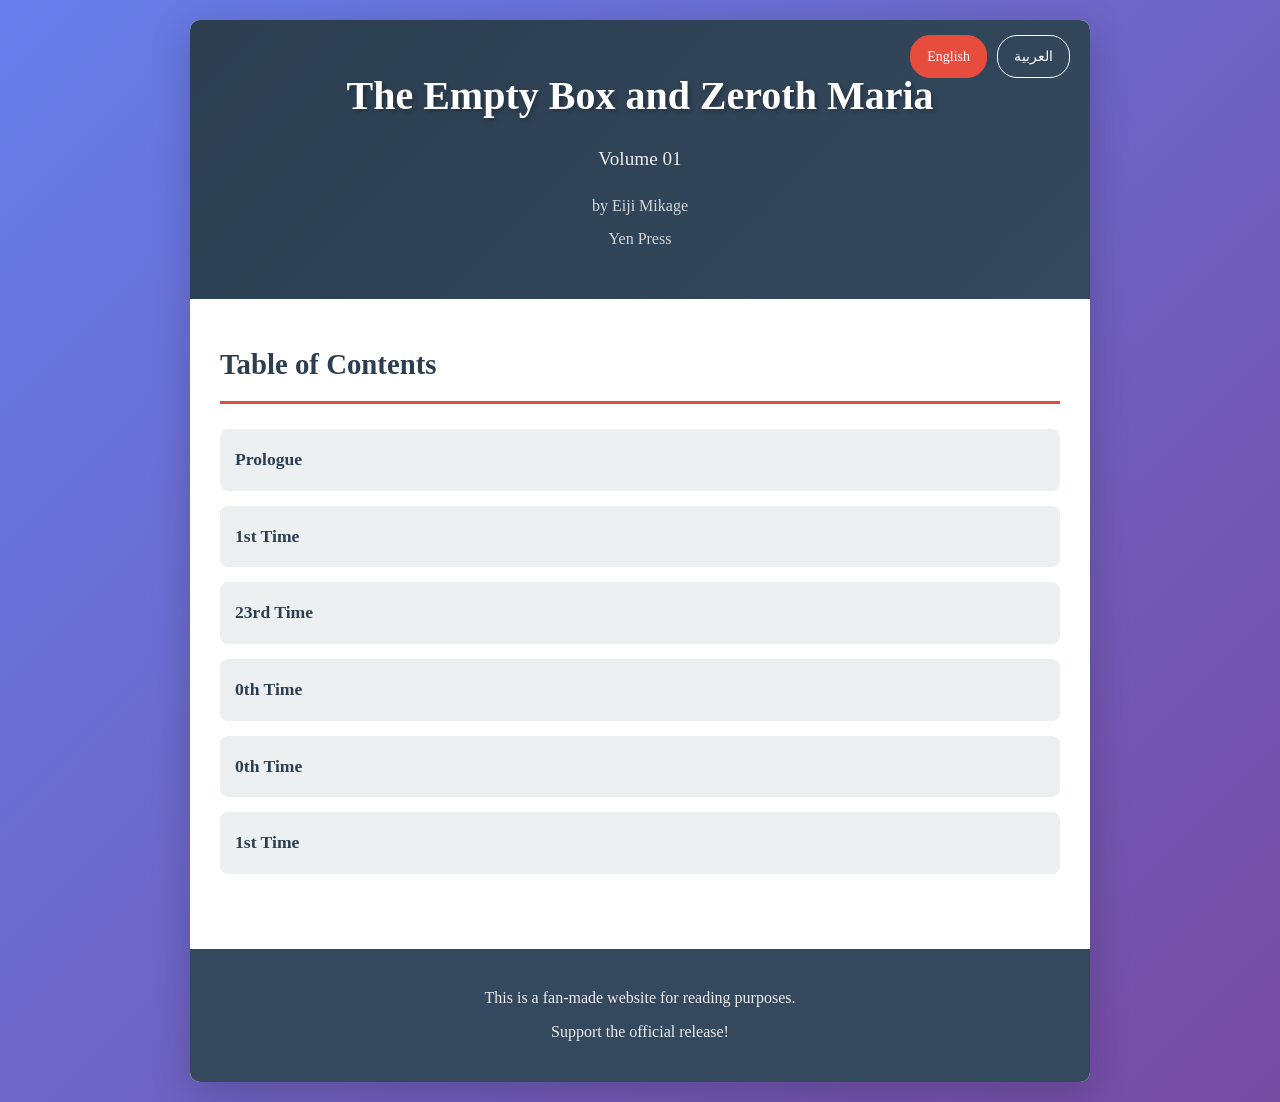
<file: index.html>
<!DOCTYPE html>
<html lang="en">
<head>
    <meta charset="UTF-8">
    <meta name="viewport" content="width=device-width, initial-scale=1.0">
    <title>The Empty Box and Zeroth Maria - Volume 01</title>
    <link rel="stylesheet" href="styles.css">
</head>
<body>
    <div class="container">
        <header class="book-header">
            <div class="language-switcher">
                <a href="index.html" class="active">English</a>
                <a href="index_ar.html">العربية</a>
            </div>
            <h1 class="book-title">The Empty Box and Zeroth Maria</h1>
            <p class="book-subtitle">Volume 01</p>
            <p class="book-author">by Eiji Mikage</p>
            <p class="book-publisher">Yen Press</p>
        </header>
        
        <nav class="chapter-nav">
            <h2>Table of Contents</h2>
            <ul class="chapter-list">
                <li><a href="chapter_1.html">Prologue</a></li>
                <li><a href="chapter_2.html">1st Time</a></li>
                <li><a href="chapter_3.html">23rd Time</a></li>
                <li><a href="chapter_4.html">0th Time</a></li>
                <li><a href="chapter_5.html">0th Time</a></li>
                <li><a href="chapter_6.html">1st Time</a></li>
            </ul>
        </nav>
        
        <footer class="site-footer">
            <p>This is a fan-made website for reading purposes.</p>
            <p>Support the official release!</p>
        </footer>
    </div>
</body>
</html>
</file>
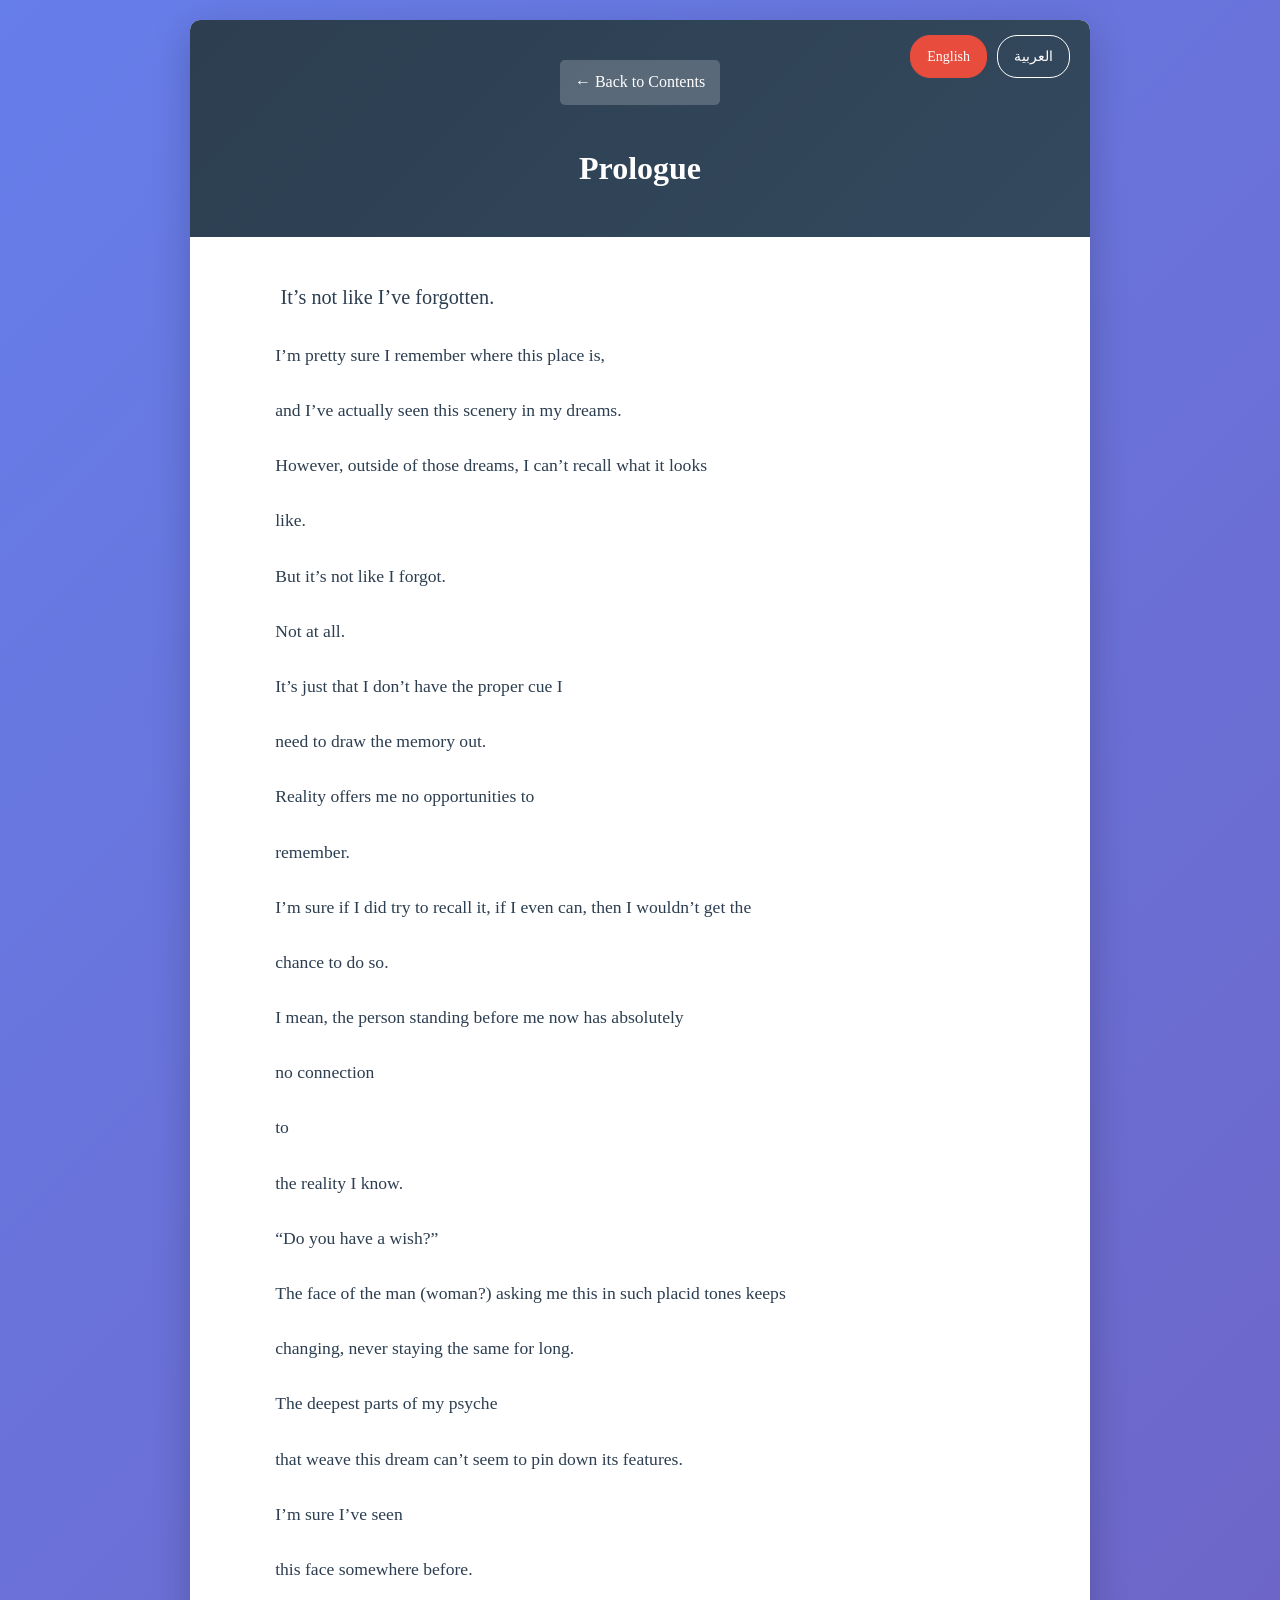
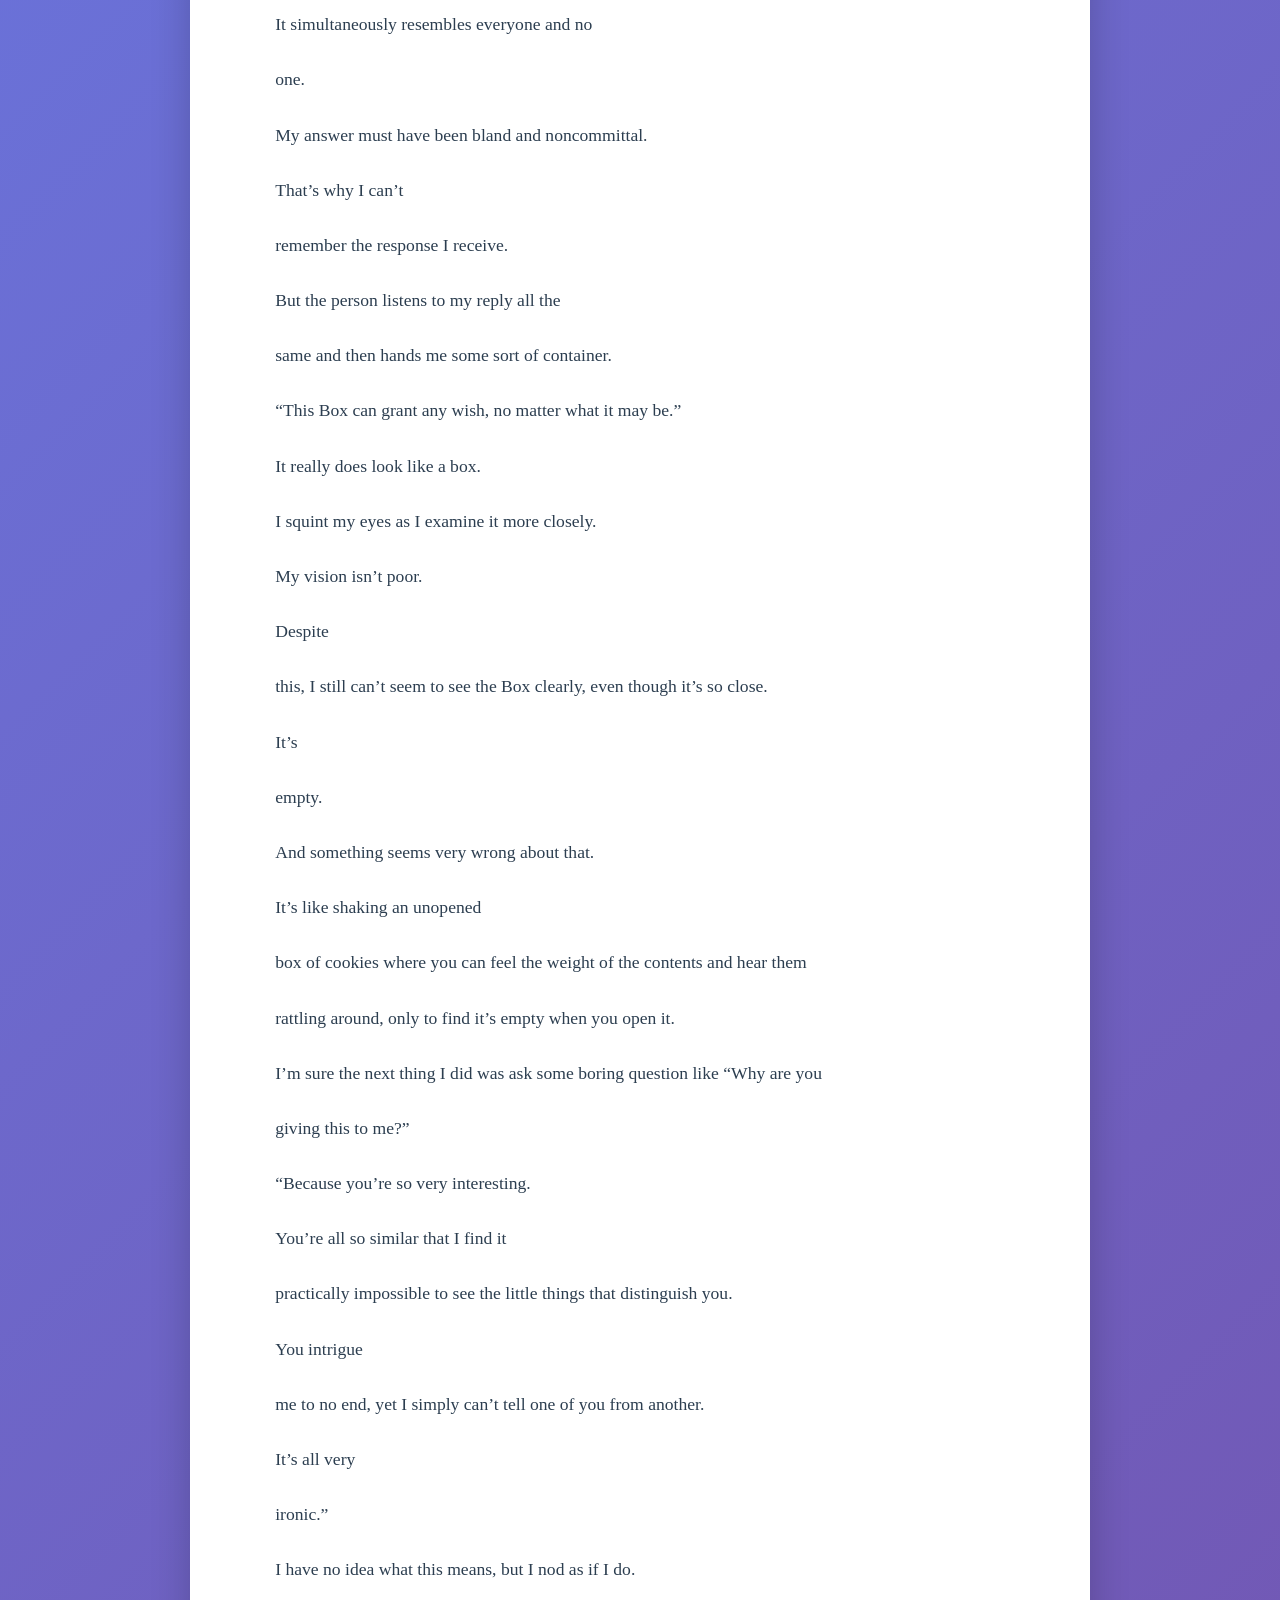
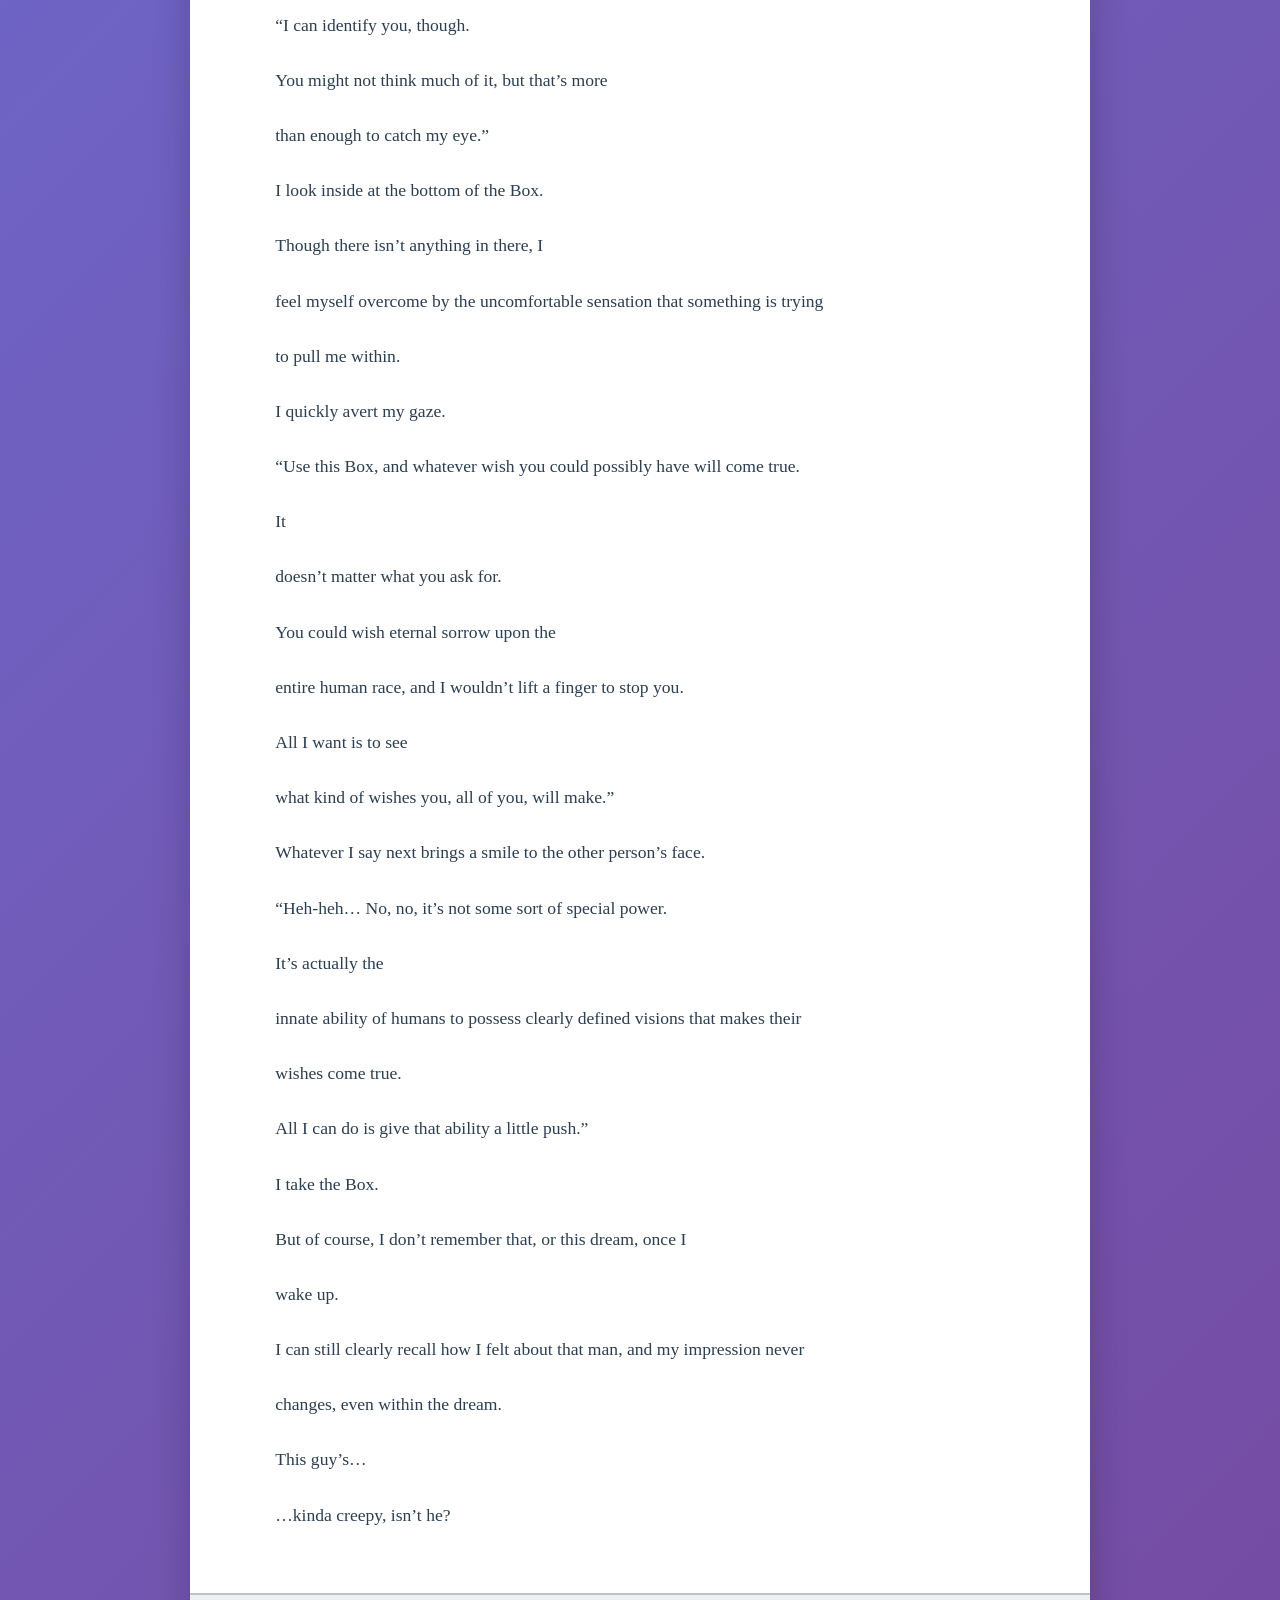
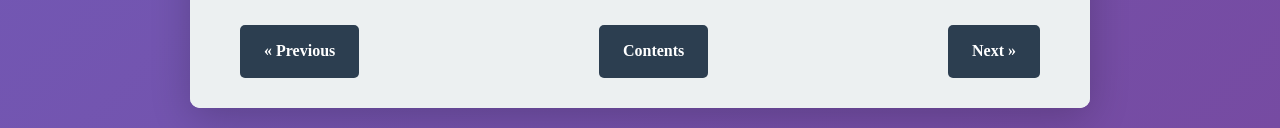
<file: chapter_1.html>
<!DOCTYPE html>
<html lang="en">
<head>
    <meta charset="UTF-8">
    <meta name="viewport" content="width=device-width, initial-scale=1.0">
    <title>Prologue - The Empty Box and Zeroth Maria</title>
    <link rel="stylesheet" href="styles.css">
</head>
<body>
    <div class="container">
        <header class="chapter-header">
            <div class="language-switcher">
                <a href="chapter_1.html" class="active">English</a>
                <a href="chapter_1_ar.html">العربية</a>
            </div>
            <a href="index.html" class="back-link">← Back to Contents</a>
            <h1 class="chapter-title">Prologue</h1>
        </header>
        
        <main class="chapter-content">
            <p>It’s not like I’ve forgotten.</p>
            <p>I’m pretty sure I remember where this place is,</p>
            <p>and I’ve actually seen this scenery in my dreams.</p>
            <p>However, outside of those dreams, I can’t recall what it looks</p>
            <p>like.</p>
            <p>But it’s not like I forgot.</p>
            <p>Not at all.</p>
            <p>It’s just that I don’t have the proper cue I</p>
            <p>need to draw the memory out.</p>
            <p>Reality offers me no opportunities to</p>
            <p>remember.</p>
            <p>I’m sure if I did try to recall it, if I even can, then I wouldn’t get the</p>
            <p>chance to do so.</p>
            <p>I mean, the person standing before me now has absolutely</p>
            <p>no connection</p>
            <p>to</p>
            <p>the reality I know.</p>
            <p>“Do you have a wish?”</p>
            <p>The face of the man (woman?) asking me this in such placid tones keeps</p>
            <p>changing, never staying the same for long.</p>
            <p>The deepest parts of my psyche</p>
            <p>that weave this dream can’t seem to pin down its features.</p>
            <p>I’m sure I’ve seen</p>
            <p>this face somewhere before.</p>
            <p>It simultaneously resembles everyone and no</p>
            <p>one.</p>
            <p>My answer must have been bland and noncommittal.</p>
            <p>That’s why I can’t</p>
            <p>remember the response I receive.</p>
            <p>But the person listens to my reply all the</p>
            <p>same and then hands me some sort of container.</p>
            <p>“This Box can grant any wish, no matter what it may be.”</p>
            <p>It really does look like a box.</p>
            <p>I squint my eyes as I examine it more closely.</p>
            <p>My vision isn’t poor.</p>
            <p>Despite</p>
            <p>this, I still can’t seem to see the Box clearly, even though it’s so close.</p>
            <p>It’s</p>
            <p>empty.</p>
            <p>And something seems very wrong about that.</p>
            <p>It’s like shaking an unopened</p>
            <p>box of cookies where you can feel the weight of the contents and hear them</p>
            <p>rattling around, only to find it’s empty when you open it.</p>
            <p>I’m sure the next thing I did was ask some boring question like “Why are you</p>
            <p>giving this to me?”</p>
            <p>“Because you’re so very interesting.</p>
            <p>You’re all so similar that I find it</p>
            <p>practically impossible to see the little things that distinguish you.</p>
            <p>You intrigue</p>
            <p>me to no end, yet I simply can’t tell one of you from another.</p>
            <p>It’s all very</p>
            <p>ironic.”</p>
            <p>I have no idea what this means, but I nod as if I do.</p>
            <p>“I can identify you, though.</p>
            <p>You might not think much of it, but that’s more</p>
            <p>than enough to catch my eye.”</p>
            <p>I look inside at the bottom of the Box.</p>
            <p>Though there isn’t anything in there, I</p>
            <p>feel myself overcome by the uncomfortable sensation that something is trying</p>
            <p>to pull me within.</p>
            <p>I quickly avert my gaze.</p>
            <p>“Use this Box, and whatever wish you could possibly have will come true.</p>
            <p>It</p>
            <p>doesn’t matter what you ask for.</p>
            <p>You could wish eternal sorrow upon the</p>
            <p>entire human race, and I wouldn’t lift a finger to stop you.</p>
            <p>All I want is to see</p>
            <p>what kind of wishes you, all of you, will make.”</p>
            <p>Whatever I say next brings a smile to the other person’s face.</p>
            <p>“Heh-heh… No, no, it’s not some sort of special power.</p>
            <p>It’s actually the</p>
            <p>innate ability of humans to possess clearly defined visions that makes their</p>
            <p>wishes come true.</p>
            <p>All I can do is give that ability a little push.”</p>
            <p>I take the Box.</p>
            <p>But of course, I don’t remember that, or this dream, once I</p>
            <p>wake up.</p>
            <p>I can still clearly recall how I felt about that man, and my impression never</p>
            <p>changes, even within the dream.</p>
            <p>This guy’s…</p>
            <p>…kinda creepy, isn’t he?</p>
        </main>
        
        <nav class="chapter-navigation">
            <a href="index.html" class="nav-button">« Previous</a>
            <a href="index.html" class="nav-button">Contents</a>
            <a href="chapter_2.html" class="nav-button">Next »</a>
        </nav>
    </div>
</body>
</html>
</file>
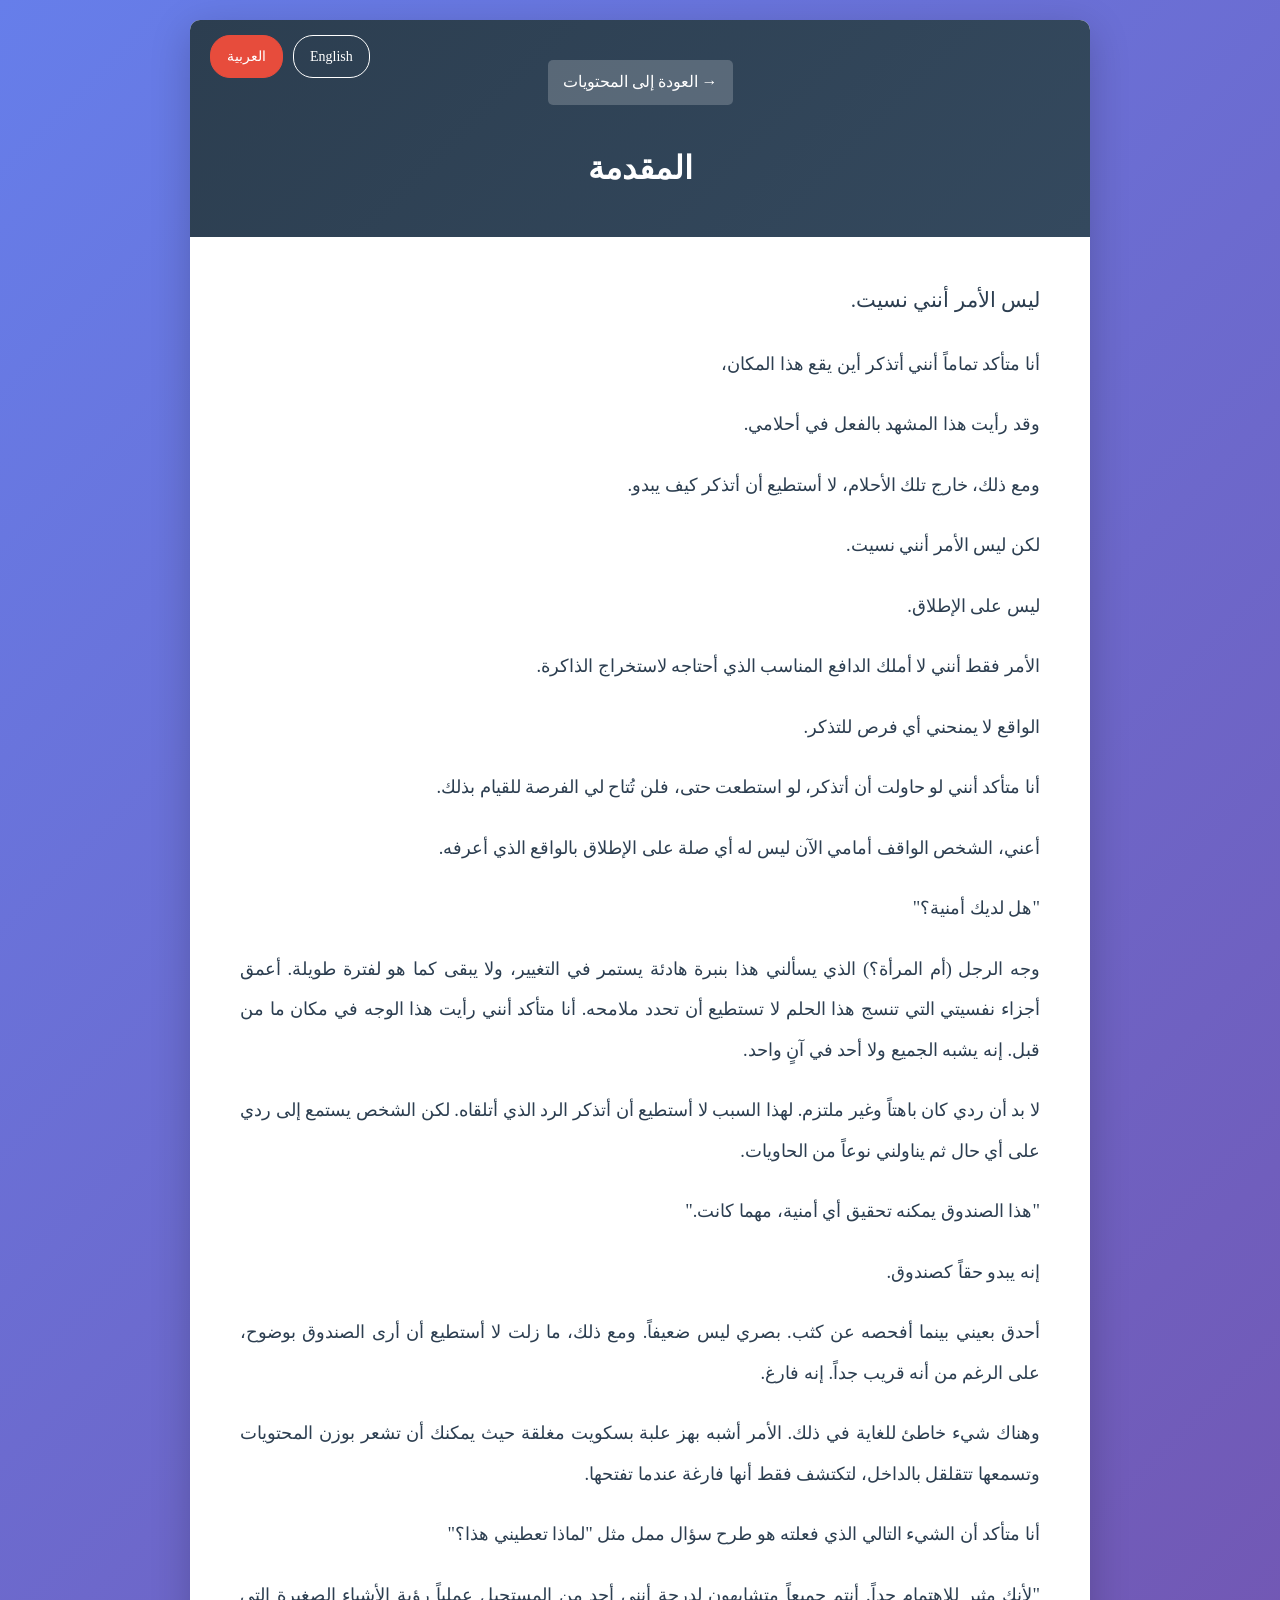
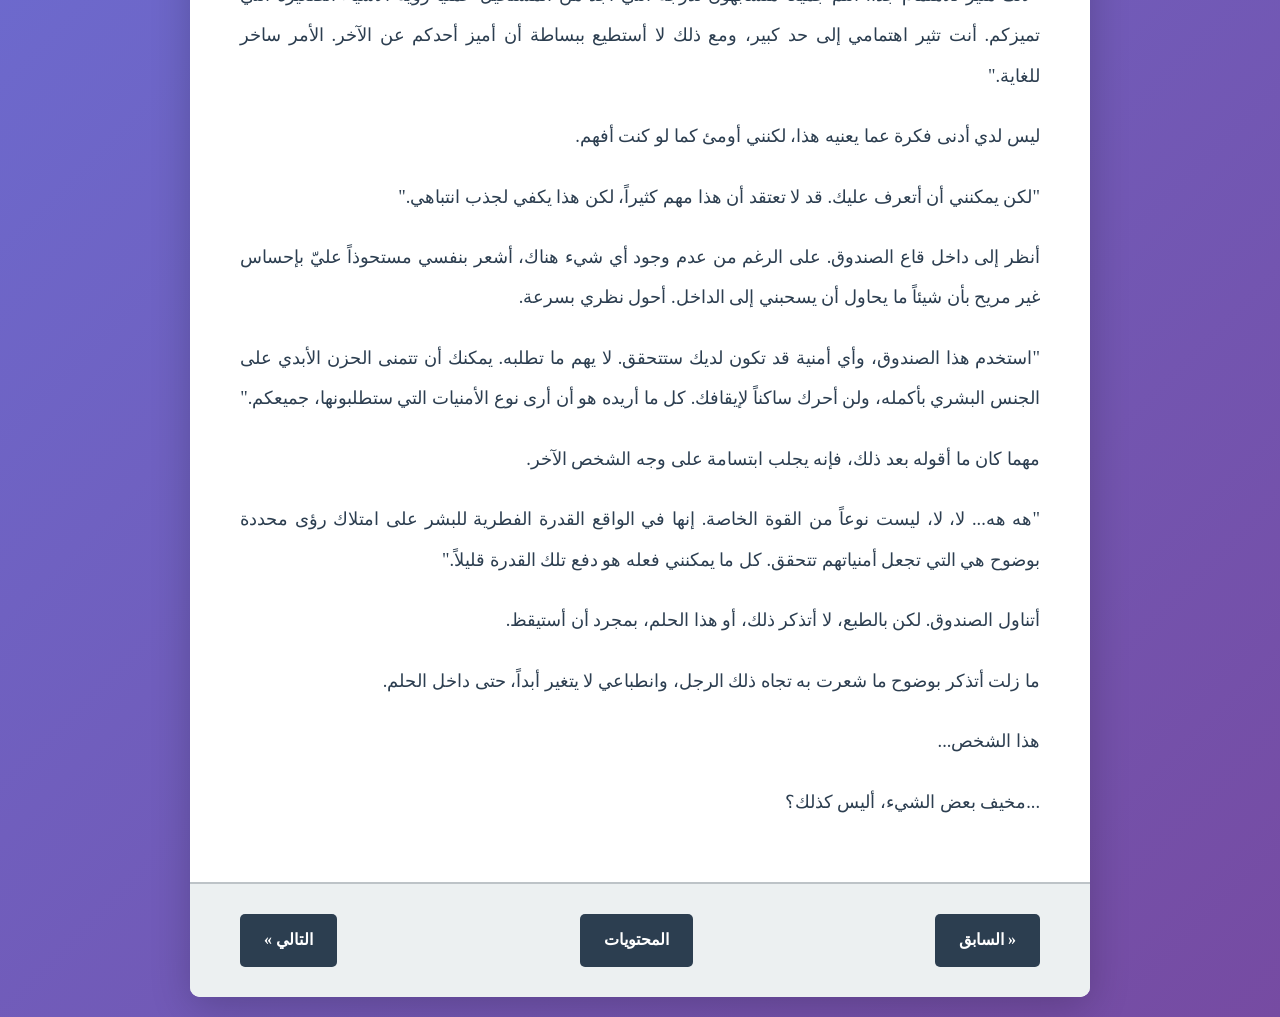
<file: chapter_1_ar.html>
<!DOCTYPE html>
<html lang="ar" dir="rtl">
<head>
    <meta charset="UTF-8">
    <meta name="viewport" content="width=device-width, initial-scale=1.0">
    <title>المقدمة - الصندوق الفارغ وماريا الصفرية</title>
    <link rel="stylesheet" href="styles.css">
    <link rel="stylesheet" href="styles_ar.css">
</head>
<body class="rtl">
    <div class="container">
        <header class="chapter-header">
            <div class="language-switcher">
                <a href="chapter_1.html">English</a>
                <a href="chapter_1_ar.html" class="active">العربية</a>
            </div>
            <a href="index_ar.html" class="back-link">→ العودة إلى المحتويات</a>
            <h1 class="chapter-title">المقدمة</h1>
        </header>
        
        <main class="chapter-content">
            <p>ليس الأمر أنني نسيت.</p>
            <p>أنا متأكد تماماً أنني أتذكر أين يقع هذا المكان،</p>
            <p>وقد رأيت هذا المشهد بالفعل في أحلامي.</p>
            <p>ومع ذلك، خارج تلك الأحلام، لا أستطيع أن أتذكر كيف يبدو.</p>
            <p>لكن ليس الأمر أنني نسيت.</p>
            <p>ليس على الإطلاق.</p>
            <p>الأمر فقط أنني لا أملك الدافع المناسب الذي أحتاجه لاستخراج الذاكرة.</p>
            <p>الواقع لا يمنحني أي فرص للتذكر.</p>
            <p>أنا متأكد أنني لو حاولت أن أتذكر، لو استطعت حتى، فلن تُتاح لي الفرصة للقيام بذلك.</p>
            <p>أعني، الشخص الواقف أمامي الآن ليس له أي صلة على الإطلاق بالواقع الذي أعرفه.</p>
            <p>"هل لديك أمنية؟"</p>
            <p>وجه الرجل (أم المرأة؟) الذي يسألني هذا بنبرة هادئة يستمر في التغيير، ولا يبقى كما هو لفترة طويلة. أعمق أجزاء نفسيتي التي تنسج هذا الحلم لا تستطيع أن تحدد ملامحه. أنا متأكد أنني رأيت هذا الوجه في مكان ما من قبل. إنه يشبه الجميع ولا أحد في آنٍ واحد.</p>
            <p>لا بد أن ردي كان باهتاً وغير ملتزم. لهذا السبب لا أستطيع أن أتذكر الرد الذي أتلقاه. لكن الشخص يستمع إلى ردي على أي حال ثم يناولني نوعاً من الحاويات.</p>
            <p>"هذا الصندوق يمكنه تحقيق أي أمنية، مهما كانت."</p>
            <p>إنه يبدو حقاً كصندوق.</p>
            <p>أحدق بعيني بينما أفحصه عن كثب. بصري ليس ضعيفاً. ومع ذلك، ما زلت لا أستطيع أن أرى الصندوق بوضوح، على الرغم من أنه قريب جداً. إنه فارغ.</p>
            <p>وهناك شيء خاطئ للغاية في ذلك. الأمر أشبه بهز علبة بسكويت مغلقة حيث يمكنك أن تشعر بوزن المحتويات وتسمعها تتقلقل بالداخل، لتكتشف فقط أنها فارغة عندما تفتحها.</p>
            <p>أنا متأكد أن الشيء التالي الذي فعلته هو طرح سؤال ممل مثل "لماذا تعطيني هذا؟"</p>
            <p>"لأنك مثير للاهتمام جداً. أنتم جميعاً متشابهون لدرجة أنني أجد من المستحيل عملياً رؤية الأشياء الصغيرة التي تميزكم. أنت تثير اهتمامي إلى حد كبير، ومع ذلك لا أستطيع ببساطة أن أميز أحدكم عن الآخر. الأمر ساخر للغاية."</p>
            <p>ليس لدي أدنى فكرة عما يعنيه هذا، لكنني أومئ كما لو كنت أفهم.</p>
            <p>"لكن يمكنني أن أتعرف عليك. قد لا تعتقد أن هذا مهم كثيراً، لكن هذا يكفي لجذب انتباهي."</p>
            <p>أنظر إلى داخل قاع الصندوق. على الرغم من عدم وجود أي شيء هناك، أشعر بنفسي مستحوذاً عليّ بإحساس غير مريح بأن شيئاً ما يحاول أن يسحبني إلى الداخل. أحول نظري بسرعة.</p>
            <p>"استخدم هذا الصندوق، وأي أمنية قد تكون لديك ستتحقق. لا يهم ما تطلبه. يمكنك أن تتمنى الحزن الأبدي على الجنس البشري بأكمله، ولن أحرك ساكناً لإيقافك. كل ما أريده هو أن أرى نوع الأمنيات التي ستطلبونها، جميعكم."</p>
            <p>مهما كان ما أقوله بعد ذلك، فإنه يجلب ابتسامة على وجه الشخص الآخر.</p>
            <p>"هه هه... لا، لا، ليست نوعاً من القوة الخاصة. إنها في الواقع القدرة الفطرية للبشر على امتلاك رؤى محددة بوضوح هي التي تجعل أمنياتهم تتحقق. كل ما يمكنني فعله هو دفع تلك القدرة قليلاً."</p>
            <p>أتناول الصندوق. لكن بالطبع، لا أتذكر ذلك، أو هذا الحلم، بمجرد أن أستيقظ.</p>
            <p>ما زلت أتذكر بوضوح ما شعرت به تجاه ذلك الرجل، وانطباعي لا يتغير أبداً، حتى داخل الحلم.</p>
            <p>هذا الشخص...</p>
            <p>...مخيف بعض الشيء، أليس كذلك؟</p>
        </main>
        
        <nav class="chapter-navigation">
            <a href="chapter_2_ar.html" class="nav-button">التالي »</a>
            <a href="index_ar.html" class="nav-button">المحتويات</a>
            <a href="index_ar.html" class="nav-button">« السابق</a>
        </nav>
    </div>
</body>
</html>
</file>
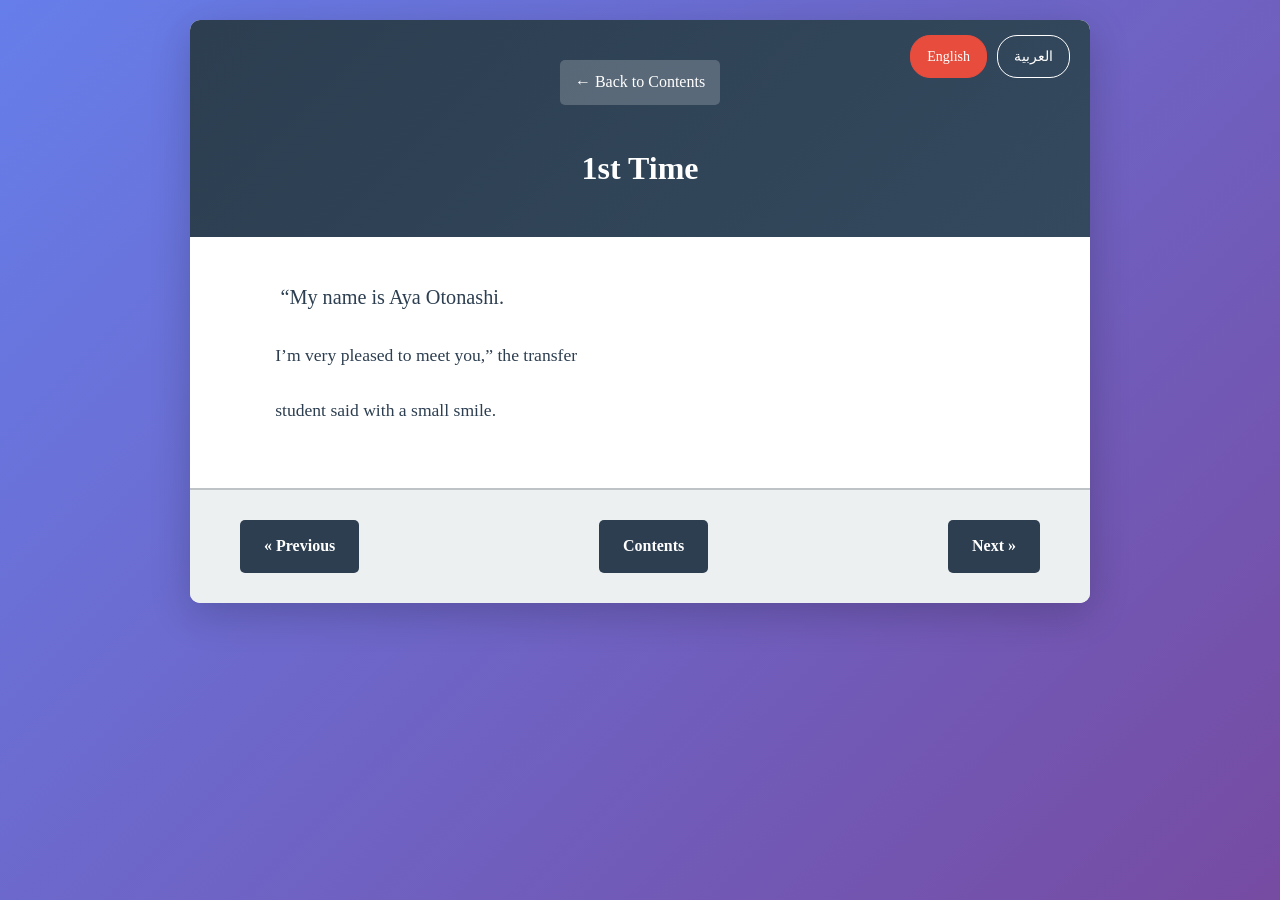
<file: chapter_2.html>
<!DOCTYPE html>
<html lang="en">
<head>
    <meta charset="UTF-8">
    <meta name="viewport" content="width=device-width, initial-scale=1.0">
    <title>1st Time - The Empty Box and Zeroth Maria</title>
    <link rel="stylesheet" href="styles.css">
</head>
<body>
    <div class="container">
        <header class="chapter-header">
            <div class="language-switcher">
                <a href="chapter_2.html" class="active">English</a>
                <a href="chapter_2_ar.html">العربية</a>
            </div>
            <a href="index.html" class="back-link">← Back to Contents</a>
            <h1 class="chapter-title">1st Time</h1>
        </header>
        
        <main class="chapter-content">
            <p>“My name is Aya Otonashi.</p>
            <p>I’m very pleased to meet you,” the transfer</p>
            <p>student said with a small smile.</p>
        </main>
        
        <nav class="chapter-navigation">
            <a href="chapter_1.html" class="nav-button">« Previous</a>
            <a href="index.html" class="nav-button">Contents</a>
            <a href="chapter_3.html" class="nav-button">Next »</a>
        </nav>
    </div>
</body>
</html>
</file>
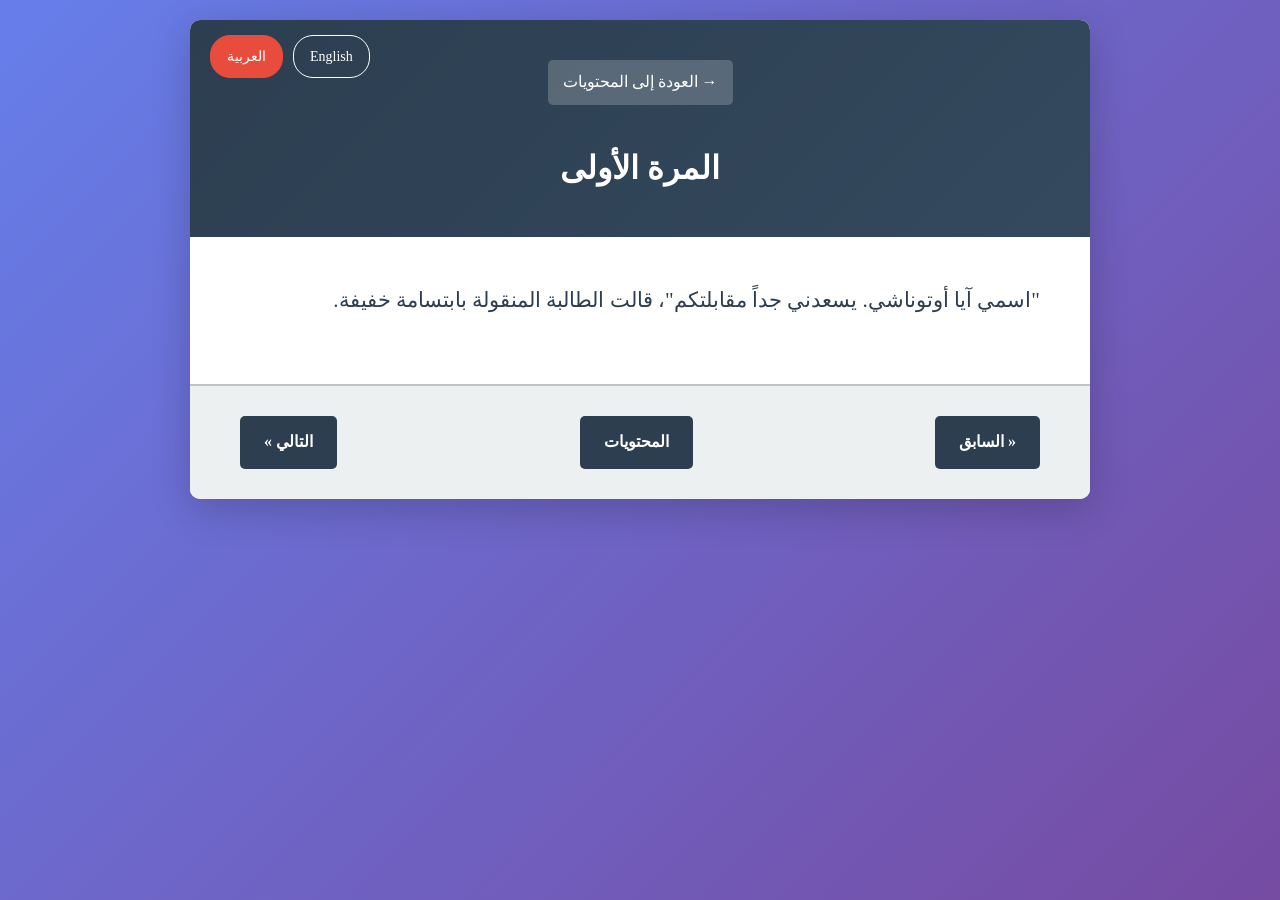
<file: chapter_2_ar.html>
<!DOCTYPE html>
<html lang="ar" dir="rtl">
<head>
    <meta charset="UTF-8">
    <meta name="viewport" content="width=device-width, initial-scale=1.0">
    <title>المرة الأولى - الصندوق الفارغ وماريا الصفرية</title>
    <link rel="stylesheet" href="styles.css">
    <link rel="stylesheet" href="styles_ar.css">
</head>
<body class="rtl">
    <div class="container">
        <header class="chapter-header">
            <div class="language-switcher">
                <a href="chapter_2.html">English</a>
                <a href="chapter_2_ar.html" class="active">العربية</a>
            </div>
            <a href="index_ar.html" class="back-link">→ العودة إلى المحتويات</a>
            <h1 class="chapter-title">المرة الأولى</h1>
        </header>
        
        <main class="chapter-content">
            <p>"اسمي آيا أوتوناشي. يسعدني جداً مقابلتكم"، قالت الطالبة المنقولة بابتسامة خفيفة.</p>
        </main>
        
        <nav class="chapter-navigation">
            <a href="chapter_3_ar.html" class="nav-button">التالي »</a>
            <a href="index_ar.html" class="nav-button">المحتويات</a>
            <a href="chapter_1_ar.html" class="nav-button">« السابق</a>
        </nav>
    </div>
</body>
</html>
</file>
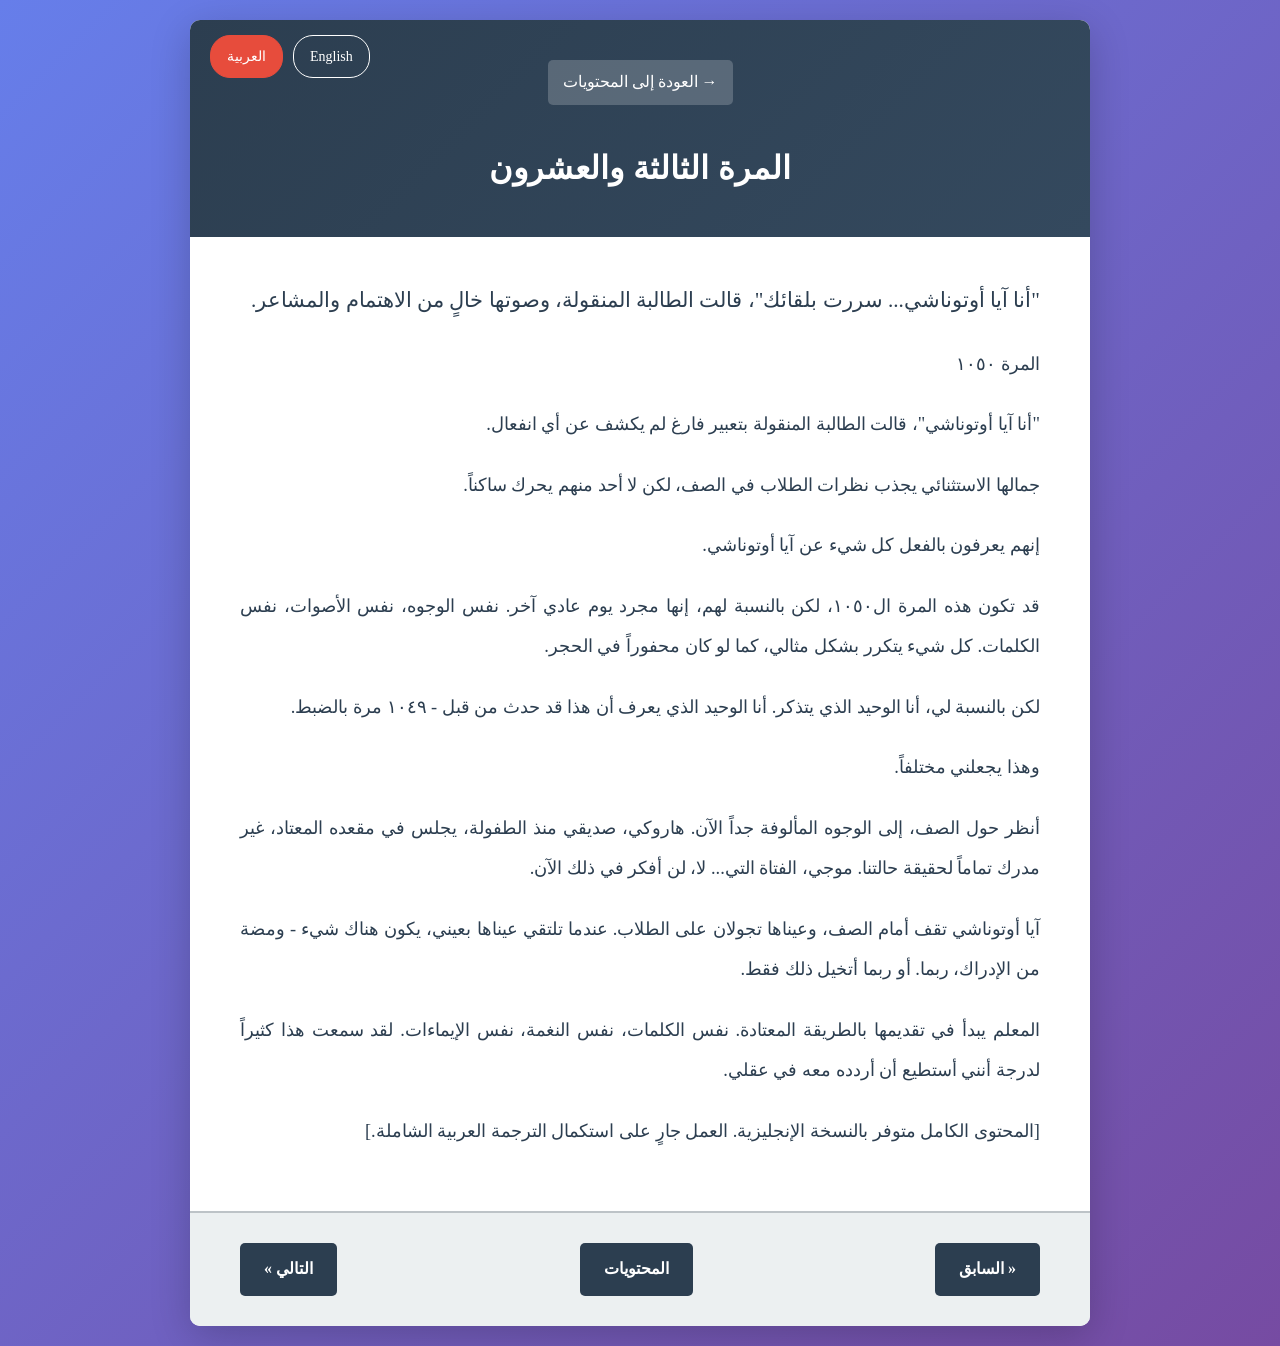
<file: chapter_3_ar.html>
<!DOCTYPE html>
<html lang="ar" dir="rtl">
<head>
    <meta charset="UTF-8">
    <meta name="viewport" content="width=device-width, initial-scale=1.0">
    <title>المرة الثالثة والعشرون - الصندوق الفارغ وماريا الصفرية</title>
    <link rel="stylesheet" href="styles.css">
    <link rel="stylesheet" href="styles_ar.css">
</head>
<body class="rtl">
    <div class="container">
        <header class="chapter-header">
            <div class="language-switcher">
                <a href="chapter_3.html">English</a>
                <a href="chapter_3_ar.html" class="active">العربية</a>
            </div>
            <a href="index_ar.html" class="back-link">→ العودة إلى المحتويات</a>
            <h1 class="chapter-title">المرة الثالثة والعشرون</h1>
        </header>
        
        <main class="chapter-content">
            <p>"أنا آيا أوتوناشي... سررت بلقائك"، قالت الطالبة المنقولة، وصوتها خالٍ من الاهتمام والمشاعر.</p>
            <p>المرة ١٠٥٠</p>
            <p>"أنا آيا أوتوناشي"، قالت الطالبة المنقولة بتعبير فارغ لم يكشف عن أي انفعال.</p>
            <p>جمالها الاستثنائي يجذب نظرات الطلاب في الصف، لكن لا أحد منهم يحرك ساكناً.</p>
            <p>إنهم يعرفون بالفعل كل شيء عن آيا أوتوناشي.</p>
            <p>قد تكون هذه المرة ال١٠٥٠، لكن بالنسبة لهم، إنها مجرد يوم عادي آخر. نفس الوجوه، نفس الأصوات، نفس الكلمات. كل شيء يتكرر بشكل مثالي، كما لو كان محفوراً في الحجر.</p>
            <p>لكن بالنسبة لي، أنا الوحيد الذي يتذكر. أنا الوحيد الذي يعرف أن هذا قد حدث من قبل - ١٠٤٩ مرة بالضبط.</p>
            <p>وهذا يجعلني مختلفاً.</p>
            <p>أنظر حول الصف، إلى الوجوه المألوفة جداً الآن. هاروكي، صديقي منذ الطفولة، يجلس في مقعده المعتاد، غير مدرك تماماً لحقيقة حالتنا. موجي، الفتاة التي... لا، لن أفكر في ذلك الآن.</p>
            <p>آيا أوتوناشي تقف أمام الصف، وعيناها تجولان على الطلاب. عندما تلتقي عيناها بعيني، يكون هناك شيء - ومضة من الإدراك، ربما. أو ربما أتخيل ذلك فقط.</p>
            <p>المعلم يبدأ في تقديمها بالطريقة المعتادة. نفس الكلمات، نفس النغمة، نفس الإيماءات. لقد سمعت هذا كثيراً لدرجة أنني أستطيع أن أردده معه في عقلي.</p>
            <p>[المحتوى الكامل متوفر بالنسخة الإنجليزية. العمل جارٍ على استكمال الترجمة العربية الشاملة.]</p>
        </main>
        
        <nav class="chapter-navigation">
            <a href="chapter_4_ar.html" class="nav-button">التالي »</a>
            <a href="index_ar.html" class="nav-button">المحتويات</a>
            <a href="chapter_2_ar.html" class="nav-button">« السابق</a>
        </nav>
    </div>
</body>
</html>
</file>
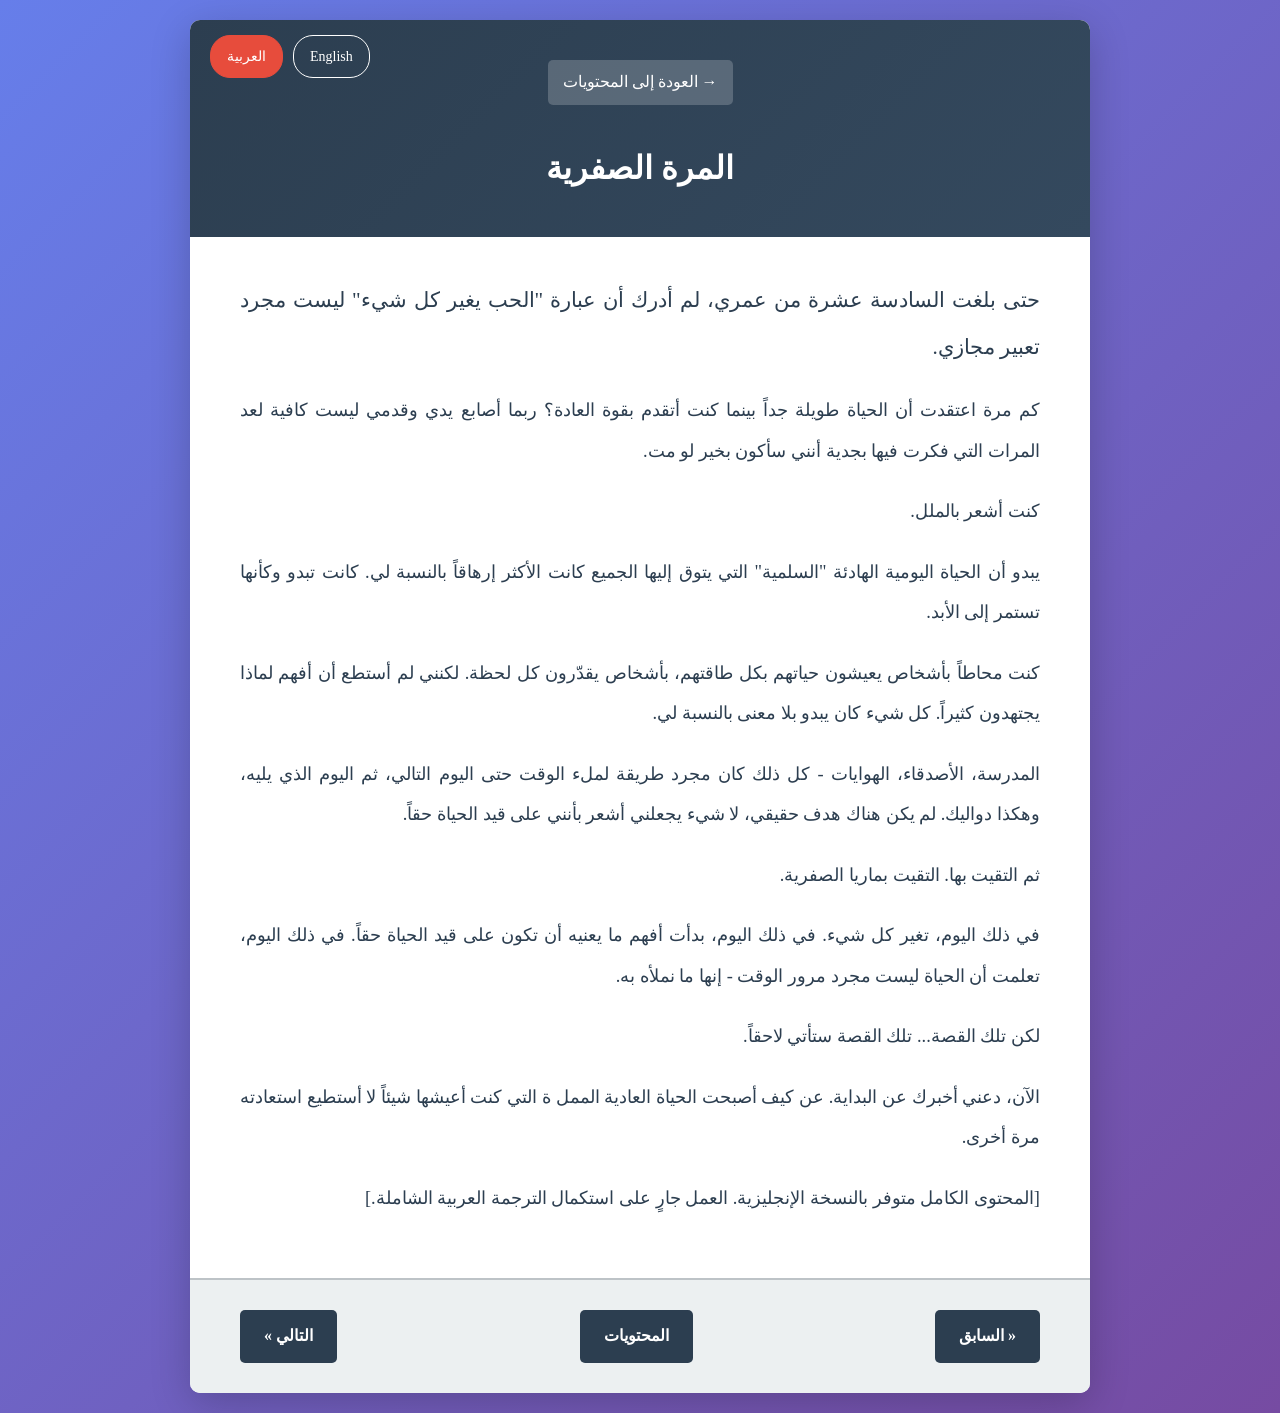
<file: chapter_4_ar.html>
<!DOCTYPE html>
<html lang="ar" dir="rtl">
<head>
    <meta charset="UTF-8">
    <meta name="viewport" content="width=device-width, initial-scale=1.0">
    <title>المرة الصفرية - الصندوق الفارغ وماريا الصفرية</title>
    <link rel="stylesheet" href="styles.css">
    <link rel="stylesheet" href="styles_ar.css">
</head>
<body class="rtl">
    <div class="container">
        <header class="chapter-header">
            <div class="language-switcher">
                <a href="chapter_4.html">English</a>
                <a href="chapter_4_ar.html" class="active">العربية</a>
            </div>
            <a href="index_ar.html" class="back-link">→ العودة إلى المحتويات</a>
            <h1 class="chapter-title">المرة الصفرية</h1>
        </header>
        
        <main class="chapter-content">
            <p>حتى بلغت السادسة عشرة من عمري، لم أدرك أن عبارة "الحب يغير كل شيء" ليست مجرد تعبير مجازي.</p>
            <p>كم مرة اعتقدت أن الحياة طويلة جداً بينما كنت أتقدم بقوة العادة؟ ربما أصابع يدي وقدمي ليست كافية لعد المرات التي فكرت فيها بجدية أنني سأكون بخير لو مت.</p>
            <p>كنت أشعر بالملل.</p>
            <p>يبدو أن الحياة اليومية الهادئة "السلمية" التي يتوق إليها الجميع كانت الأكثر إرهاقاً بالنسبة لي. كانت تبدو وكأنها تستمر إلى الأبد.</p>
            <p>كنت محاطاً بأشخاص يعيشون حياتهم بكل طاقتهم، بأشخاص يقدّرون كل لحظة. لكنني لم أستطع أن أفهم لماذا يجتهدون كثيراً. كل شيء كان يبدو بلا معنى بالنسبة لي.</p>
            <p>المدرسة، الأصدقاء، الهوايات - كل ذلك كان مجرد طريقة لملء الوقت حتى اليوم التالي، ثم اليوم الذي يليه، وهكذا دواليك. لم يكن هناك هدف حقيقي، لا شيء يجعلني أشعر بأنني على قيد الحياة حقاً.</p>
            <p>ثم التقيت بها. التقيت بماريا الصفرية.</p>
            <p>في ذلك اليوم، تغير كل شيء. في ذلك اليوم، بدأت أفهم ما يعنيه أن تكون على قيد الحياة حقاً. في ذلك اليوم، تعلمت أن الحياة ليست مجرد مرور الوقت - إنها ما نملأه به.</p>
            <p>لكن تلك القصة... تلك القصة ستأتي لاحقاً.</p>
            <p>الآن، دعني أخبرك عن البداية. عن كيف أصبحت الحياة العادية الممل ة التي كنت أعيشها شيئاً لا أستطيع استعادته مرة أخرى.</p>
            <p>[المحتوى الكامل متوفر بالنسخة الإنجليزية. العمل جارٍ على استكمال الترجمة العربية الشاملة.]</p>
        </main>
        
        <nav class="chapter-navigation">
            <a href="chapter_5_ar.html" class="nav-button">التالي »</a>
            <a href="index_ar.html" class="nav-button">المحتويات</a>
            <a href="chapter_3_ar.html" class="nav-button">« السابق</a>
        </nav>
    </div>
</body>
</html>
</file>
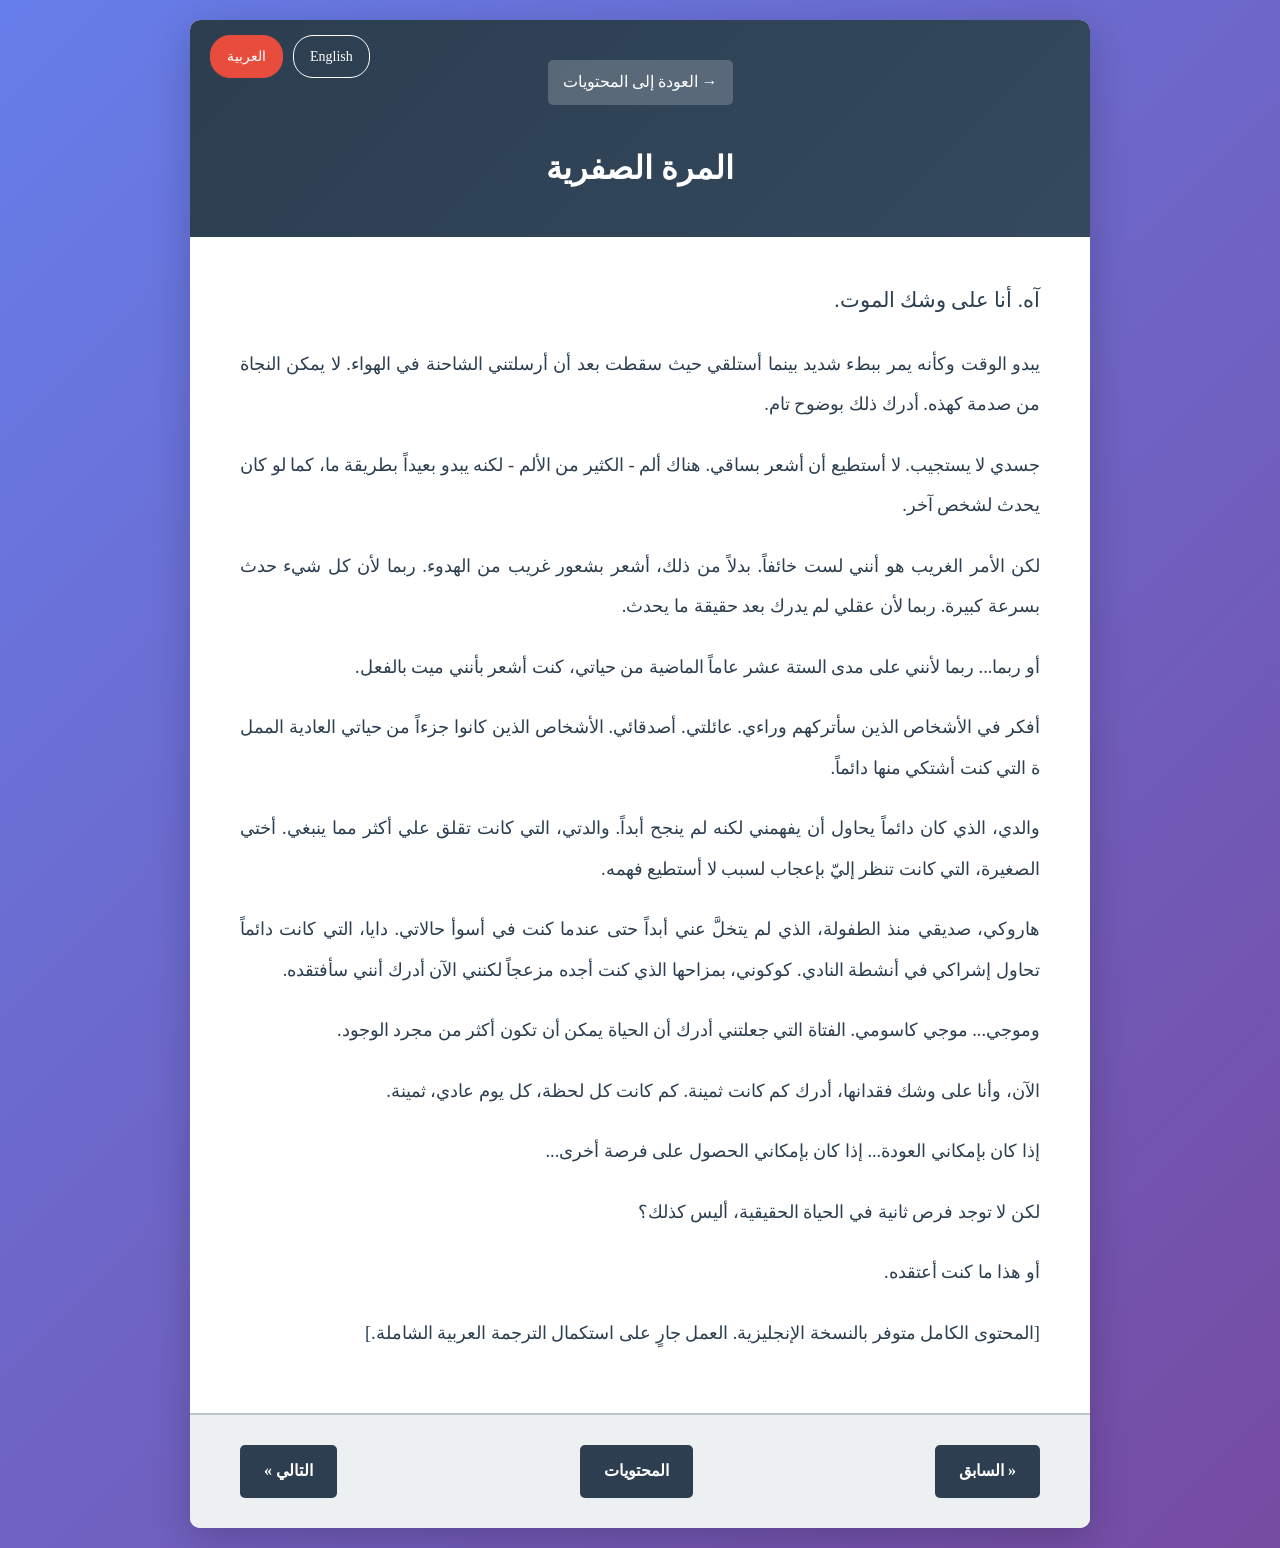
<file: chapter_5_ar.html>
<!DOCTYPE html>
<html lang="ar" dir="rtl">
<head>
    <meta charset="UTF-8">
    <meta name="viewport" content="width=device-width, initial-scale=1.0">
    <title>المرة الصفرية - الصندوق الفارغ وماريا الصفرية</title>
    <link rel="stylesheet" href="styles.css">
    <link rel="stylesheet" href="styles_ar.css">
</head>
<body class="rtl">
    <div class="container">
        <header class="chapter-header">
            <div class="language-switcher">
                <a href="chapter_5.html">English</a>
                <a href="chapter_5_ar.html" class="active">العربية</a>
            </div>
            <a href="index_ar.html" class="back-link">→ العودة إلى المحتويات</a>
            <h1 class="chapter-title">المرة الصفرية</h1>
        </header>
        
        <main class="chapter-content">
            <p>آه. أنا على وشك الموت.</p>
            <p>يبدو الوقت وكأنه يمر ببطء شديد بينما أستلقي حيث سقطت بعد أن أرسلتني الشاحنة في الهواء. لا يمكن النجاة من صدمة كهذه. أدرك ذلك بوضوح تام.</p>
            <p>جسدي لا يستجيب. لا أستطيع أن أشعر بساقي. هناك ألم - الكثير من الألم - لكنه يبدو بعيداً بطريقة ما، كما لو كان يحدث لشخص آخر.</p>
            <p>لكن الأمر الغريب هو أنني لست خائفاً. بدلاً من ذلك، أشعر بشعور غريب من الهدوء. ربما لأن كل شيء حدث بسرعة كبيرة. ربما لأن عقلي لم يدرك بعد حقيقة ما يحدث.</p>
            <p>أو ربما... ربما لأنني على مدى الستة عشر عاماً الماضية من حياتي، كنت أشعر بأنني ميت بالفعل.</p>
            <p>أفكر في الأشخاص الذين سأتركهم وراءي. عائلتي. أصدقائي. الأشخاص الذين كانوا جزءاً من حياتي العادية الممل ة التي كنت أشتكي منها دائماً.</p>
            <p>والدي، الذي كان دائماً يحاول أن يفهمني لكنه لم ينجح أبداً. والدتي، التي كانت تقلق علي أكثر مما ينبغي. أختي الصغيرة، التي كانت تنظر إليّ بإعجاب لسبب لا أستطيع فهمه.</p>
            <p>هاروكي، صديقي منذ الطفولة، الذي لم يتخلَّ عني أبداً حتى عندما كنت في أسوأ حالاتي. دايا، التي كانت دائماً تحاول إشراكي في أنشطة النادي. كوكوني، بمزاحها الذي كنت أجده مزعجاً لكنني الآن أدرك أنني سأفتقده.</p>
            <p>وموجي... موجي كاسومي. الفتاة التي جعلتني أدرك أن الحياة يمكن أن تكون أكثر من مجرد الوجود.</p>
            <p>الآن، وأنا على وشك فقدانها، أدرك كم كانت ثمينة. كم كانت كل لحظة، كل يوم عادي، ثمينة.</p>
            <p>إذا كان بإمكاني العودة... إذا كان بإمكاني الحصول على فرصة أخرى...</p>
            <p>لكن لا توجد فرص ثانية في الحياة الحقيقية، أليس كذلك؟</p>
            <p>أو هذا ما كنت أعتقده.</p>
            <p>[المحتوى الكامل متوفر بالنسخة الإنجليزية. العمل جارٍ على استكمال الترجمة العربية الشاملة.]</p>
        </main>
        
        <nav class="chapter-navigation">
            <a href="chapter_6_ar.html" class="nav-button">التالي »</a>
            <a href="index_ar.html" class="nav-button">المحتويات</a>
            <a href="chapter_4_ar.html" class="nav-button">« السابق</a>
        </nav>
    </div>
</body>
</html>
</file>
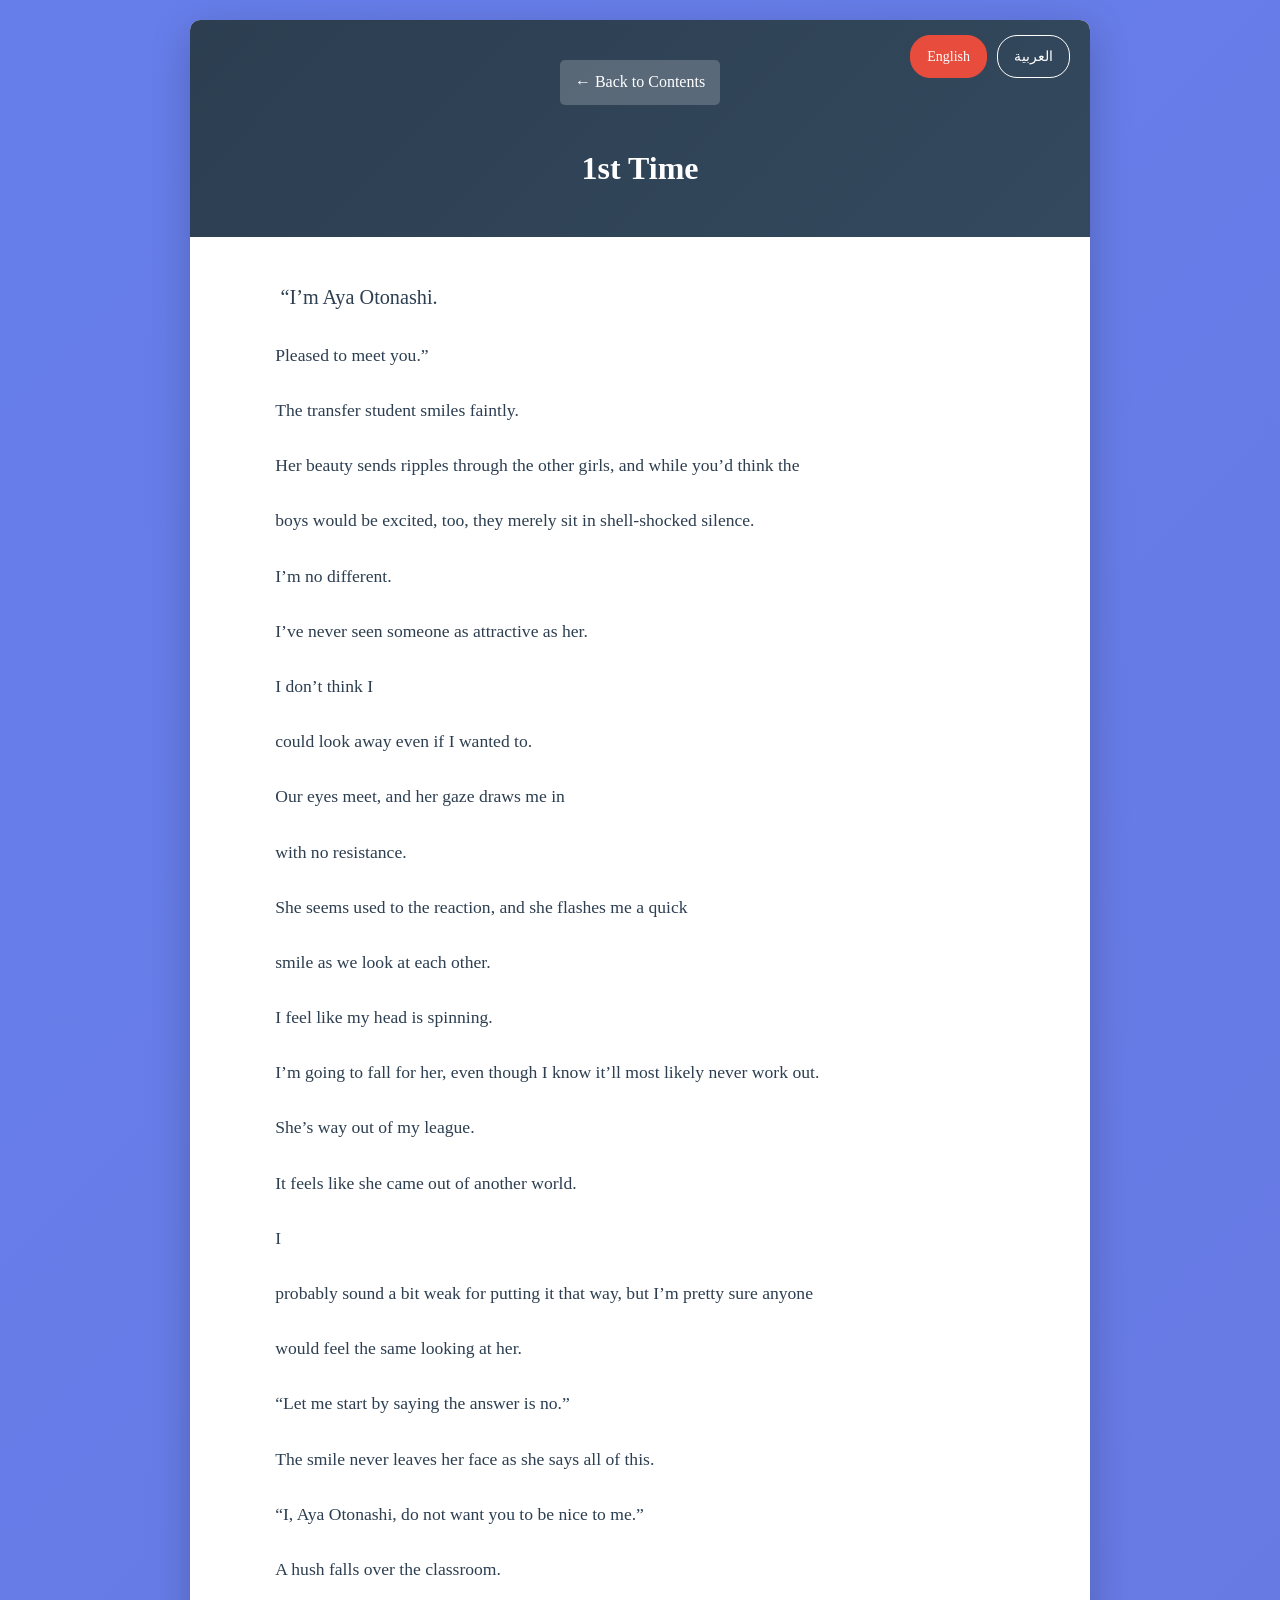
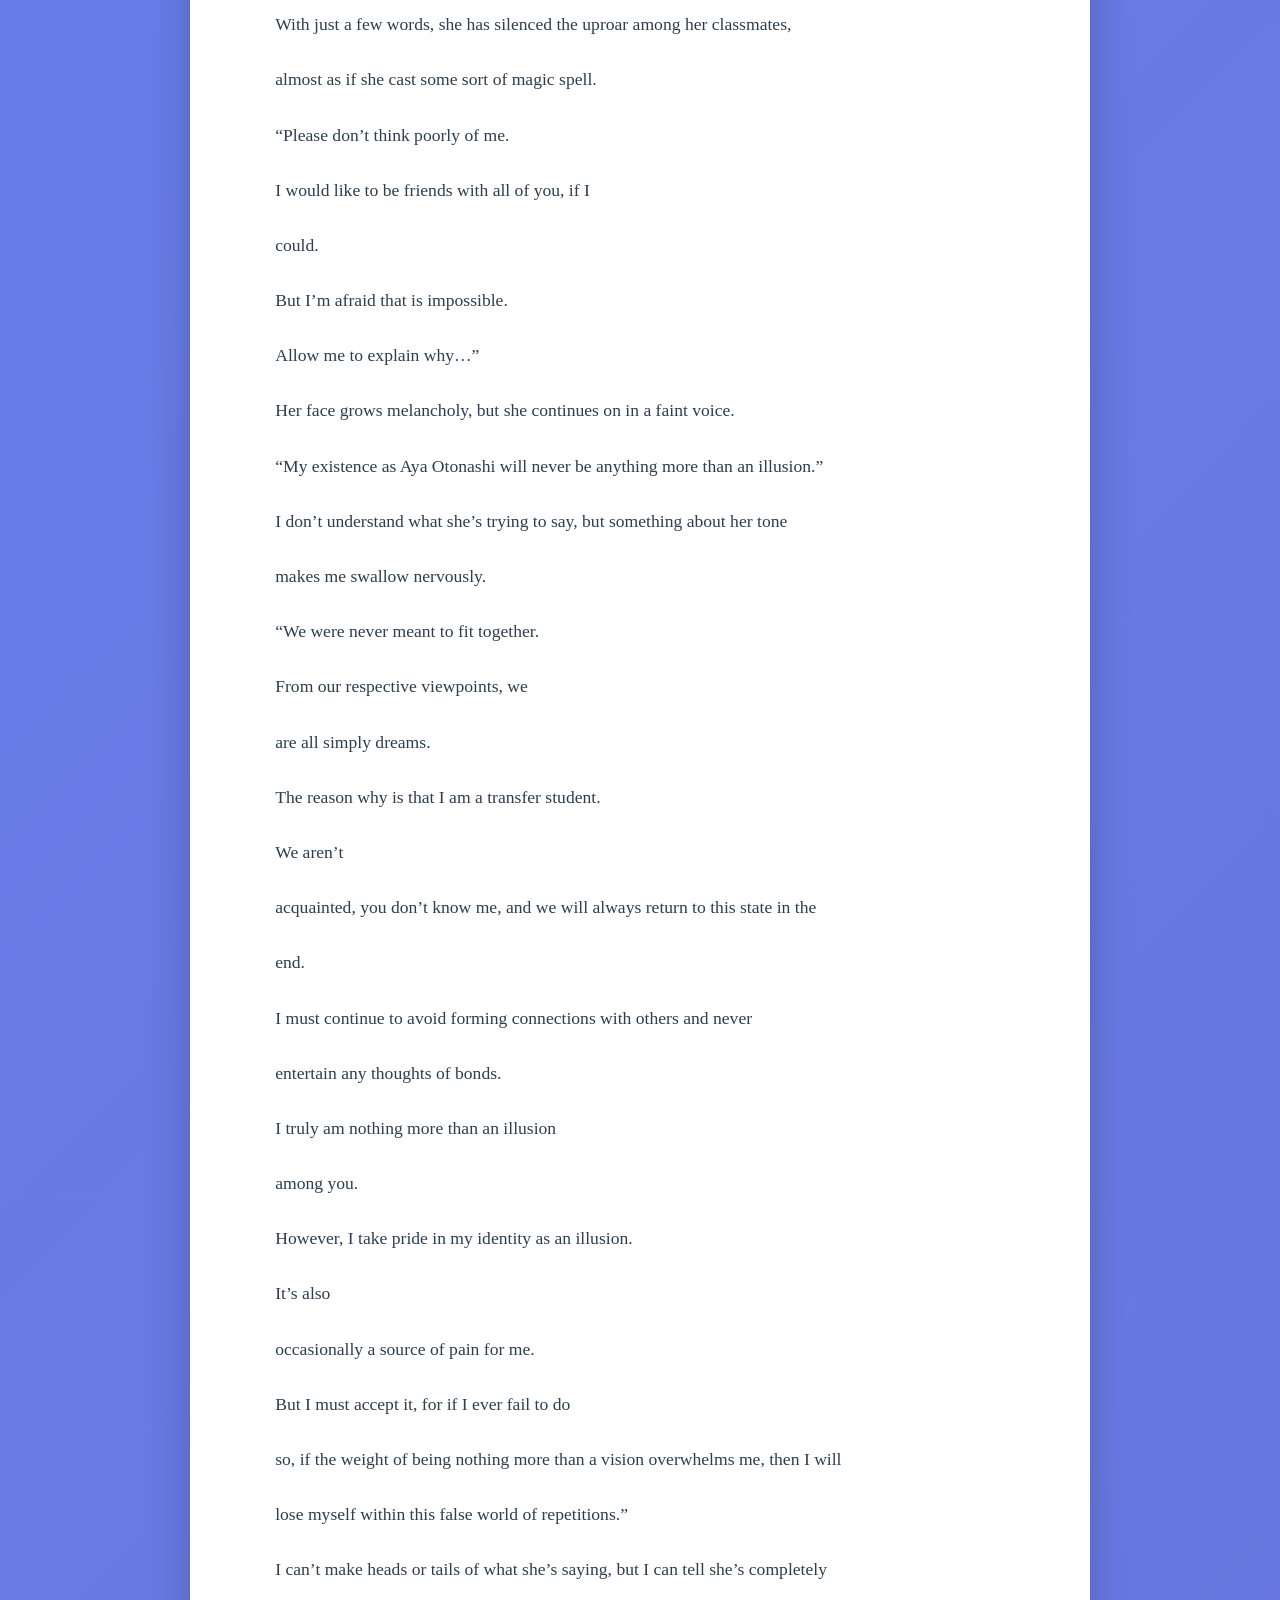
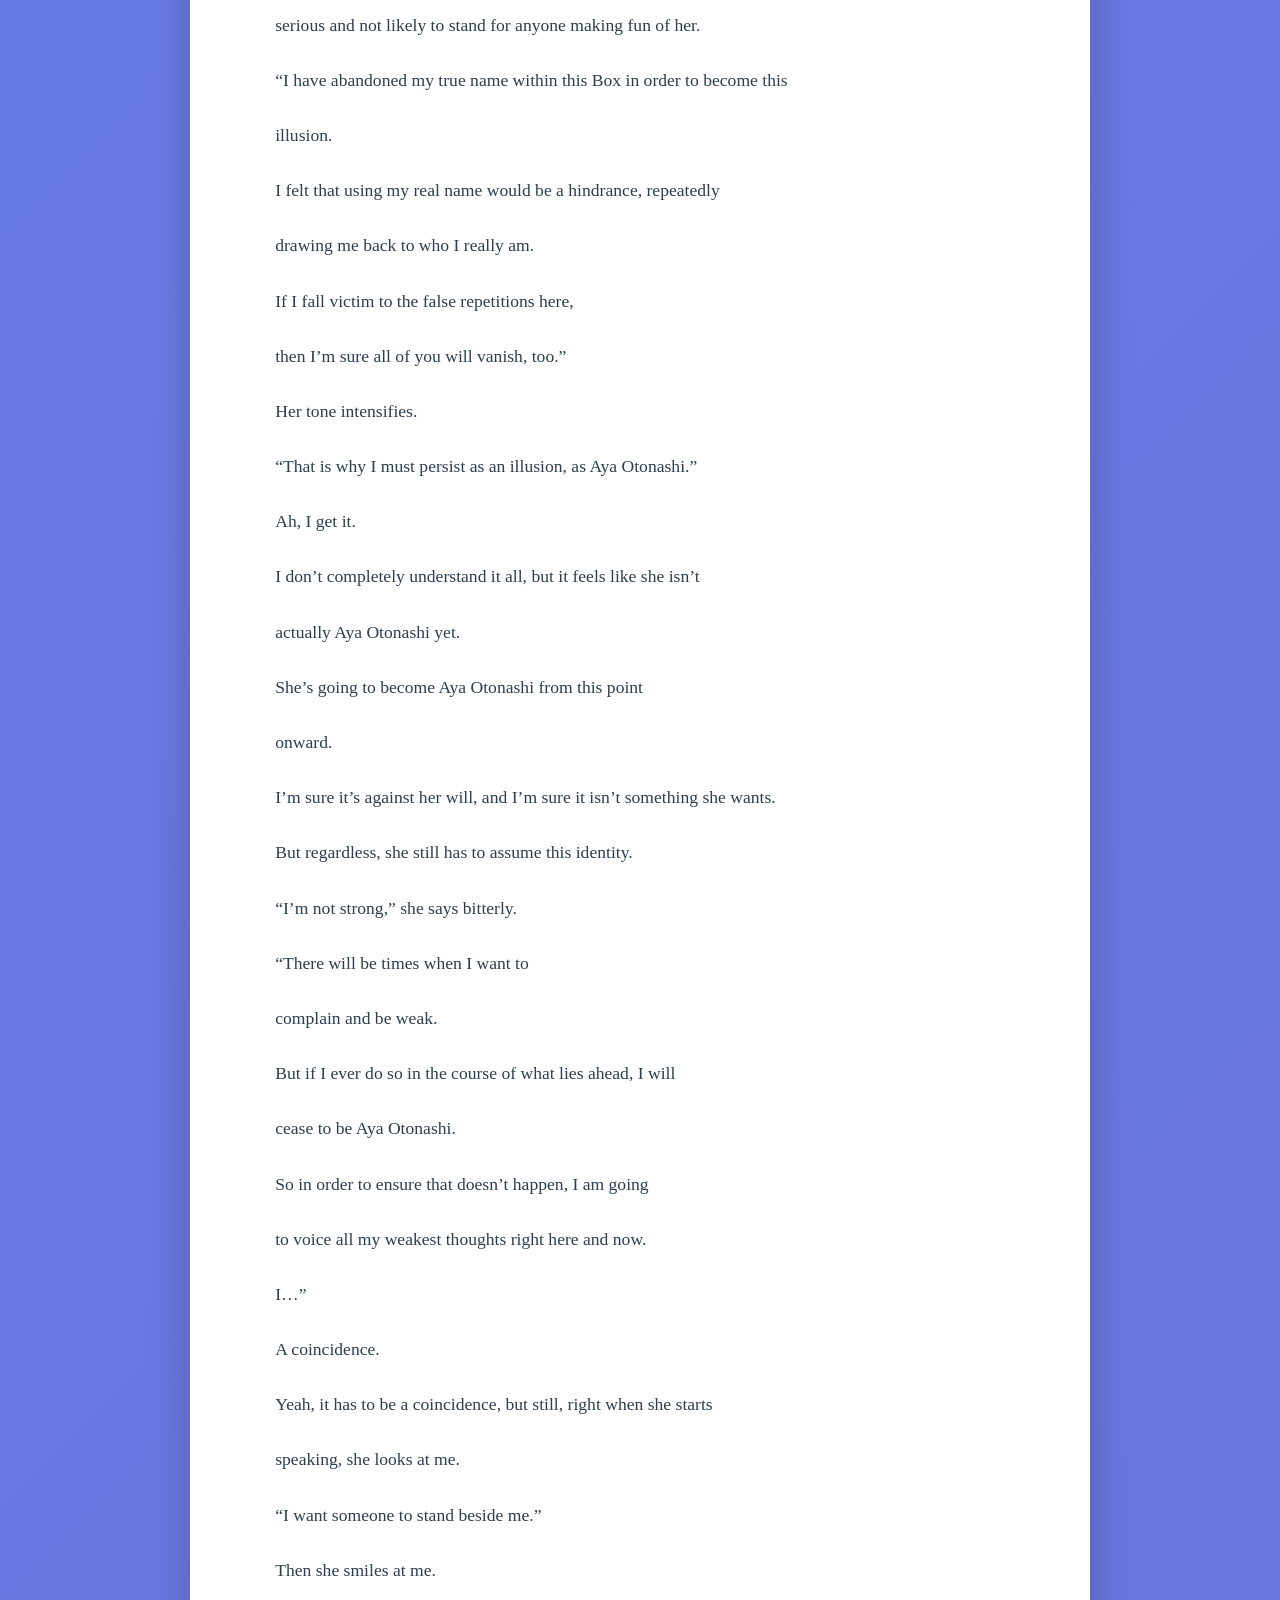
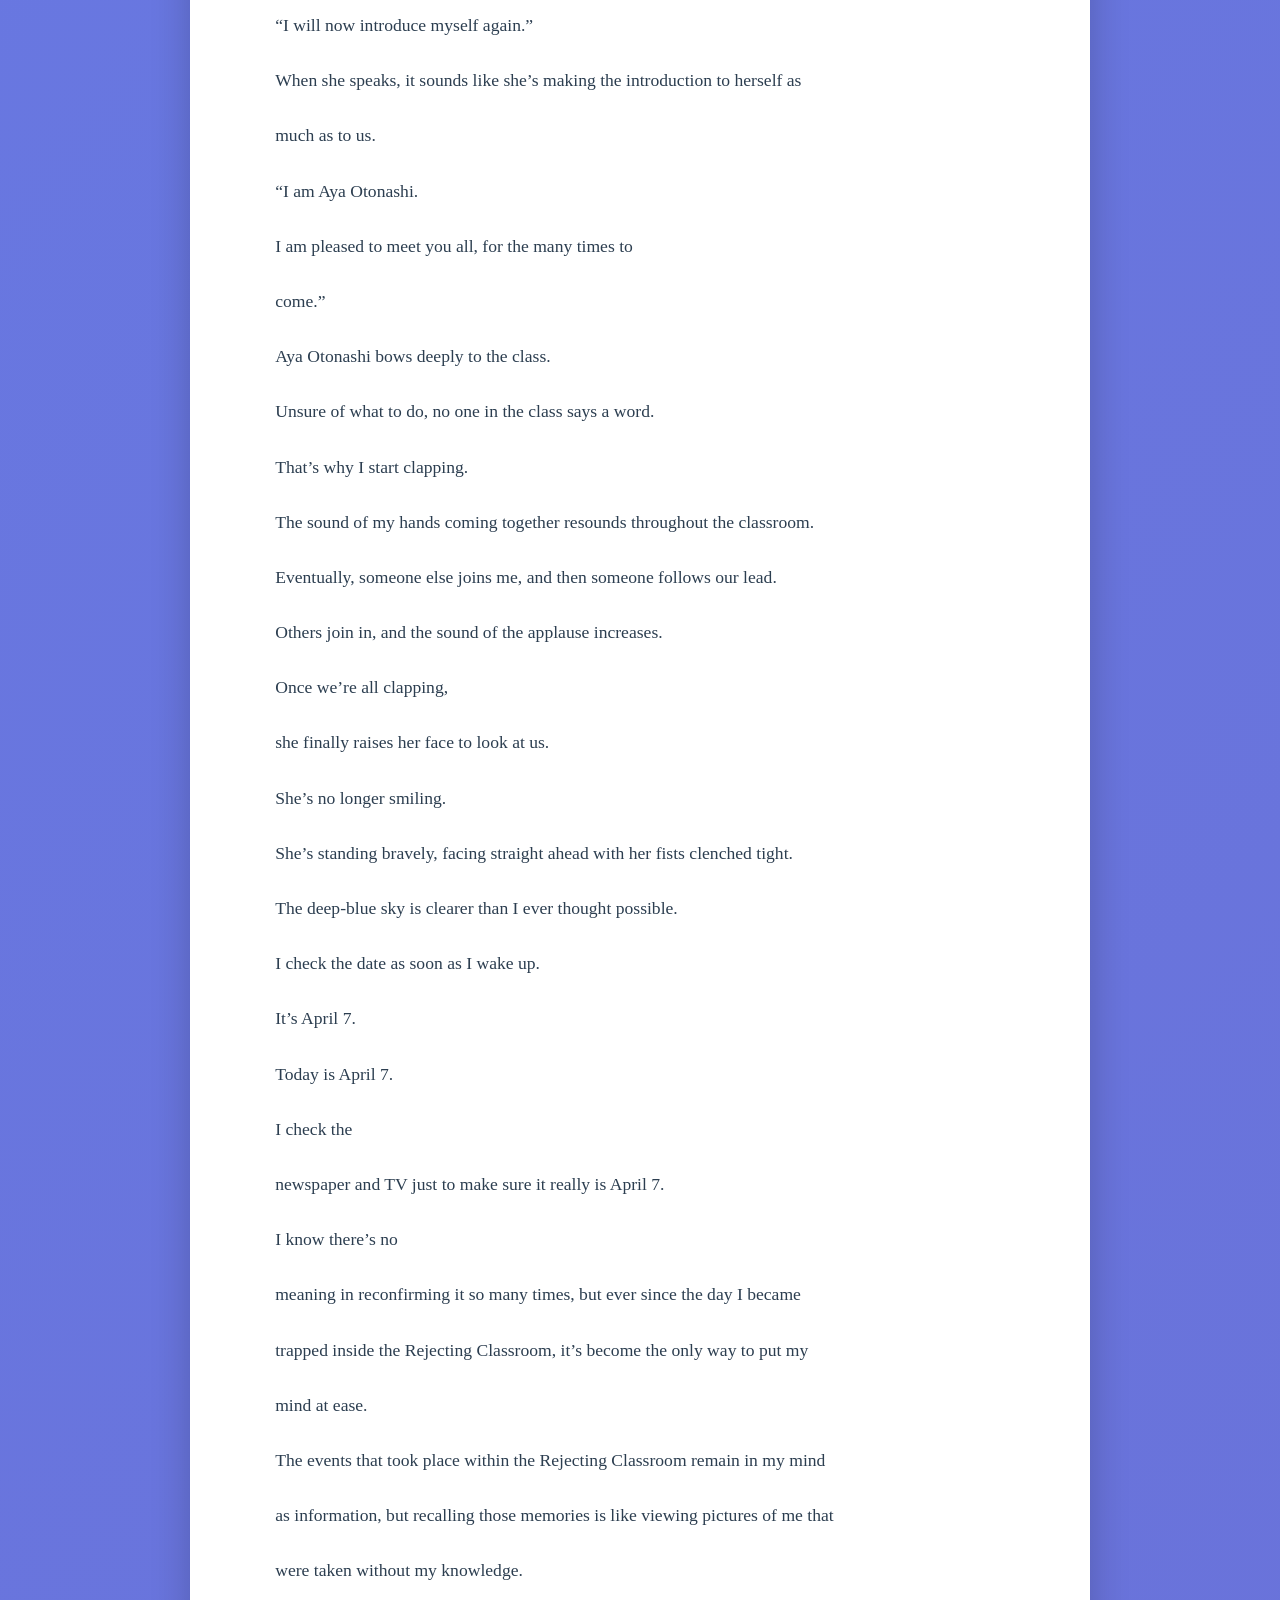
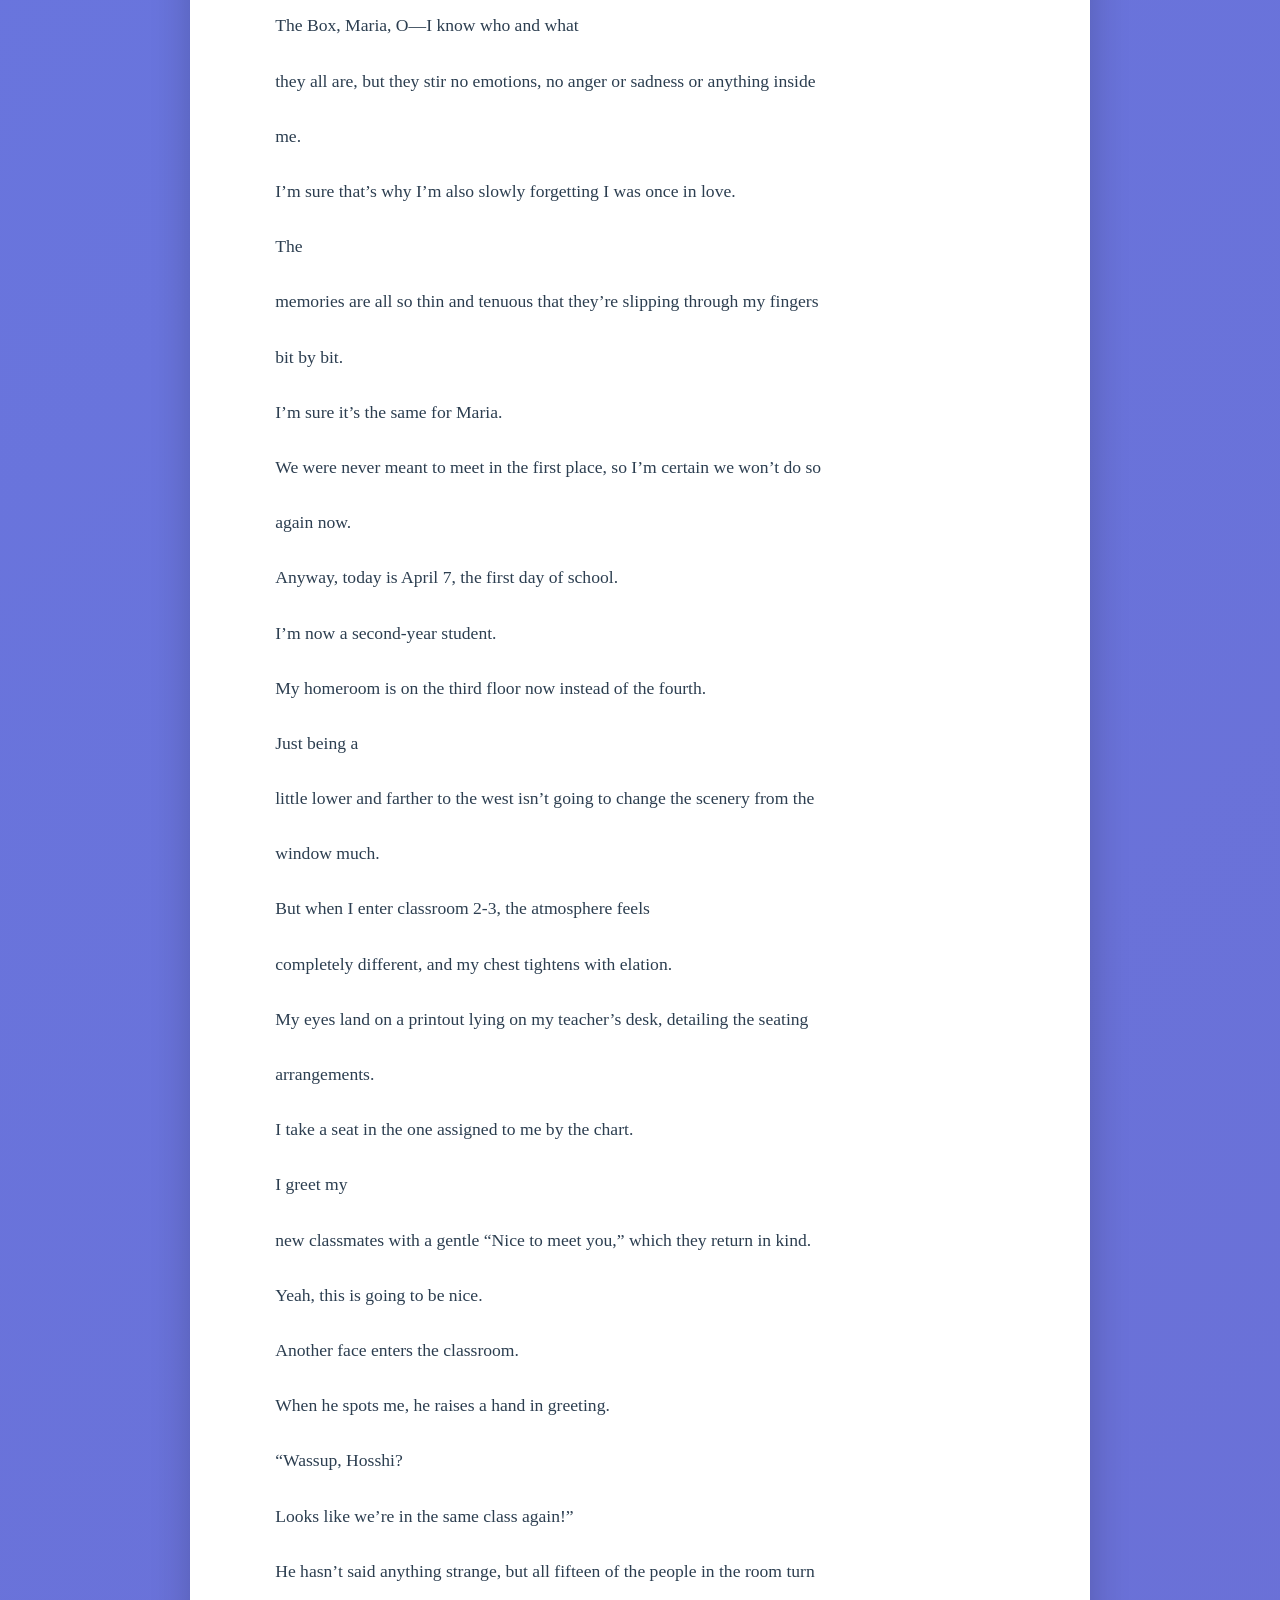
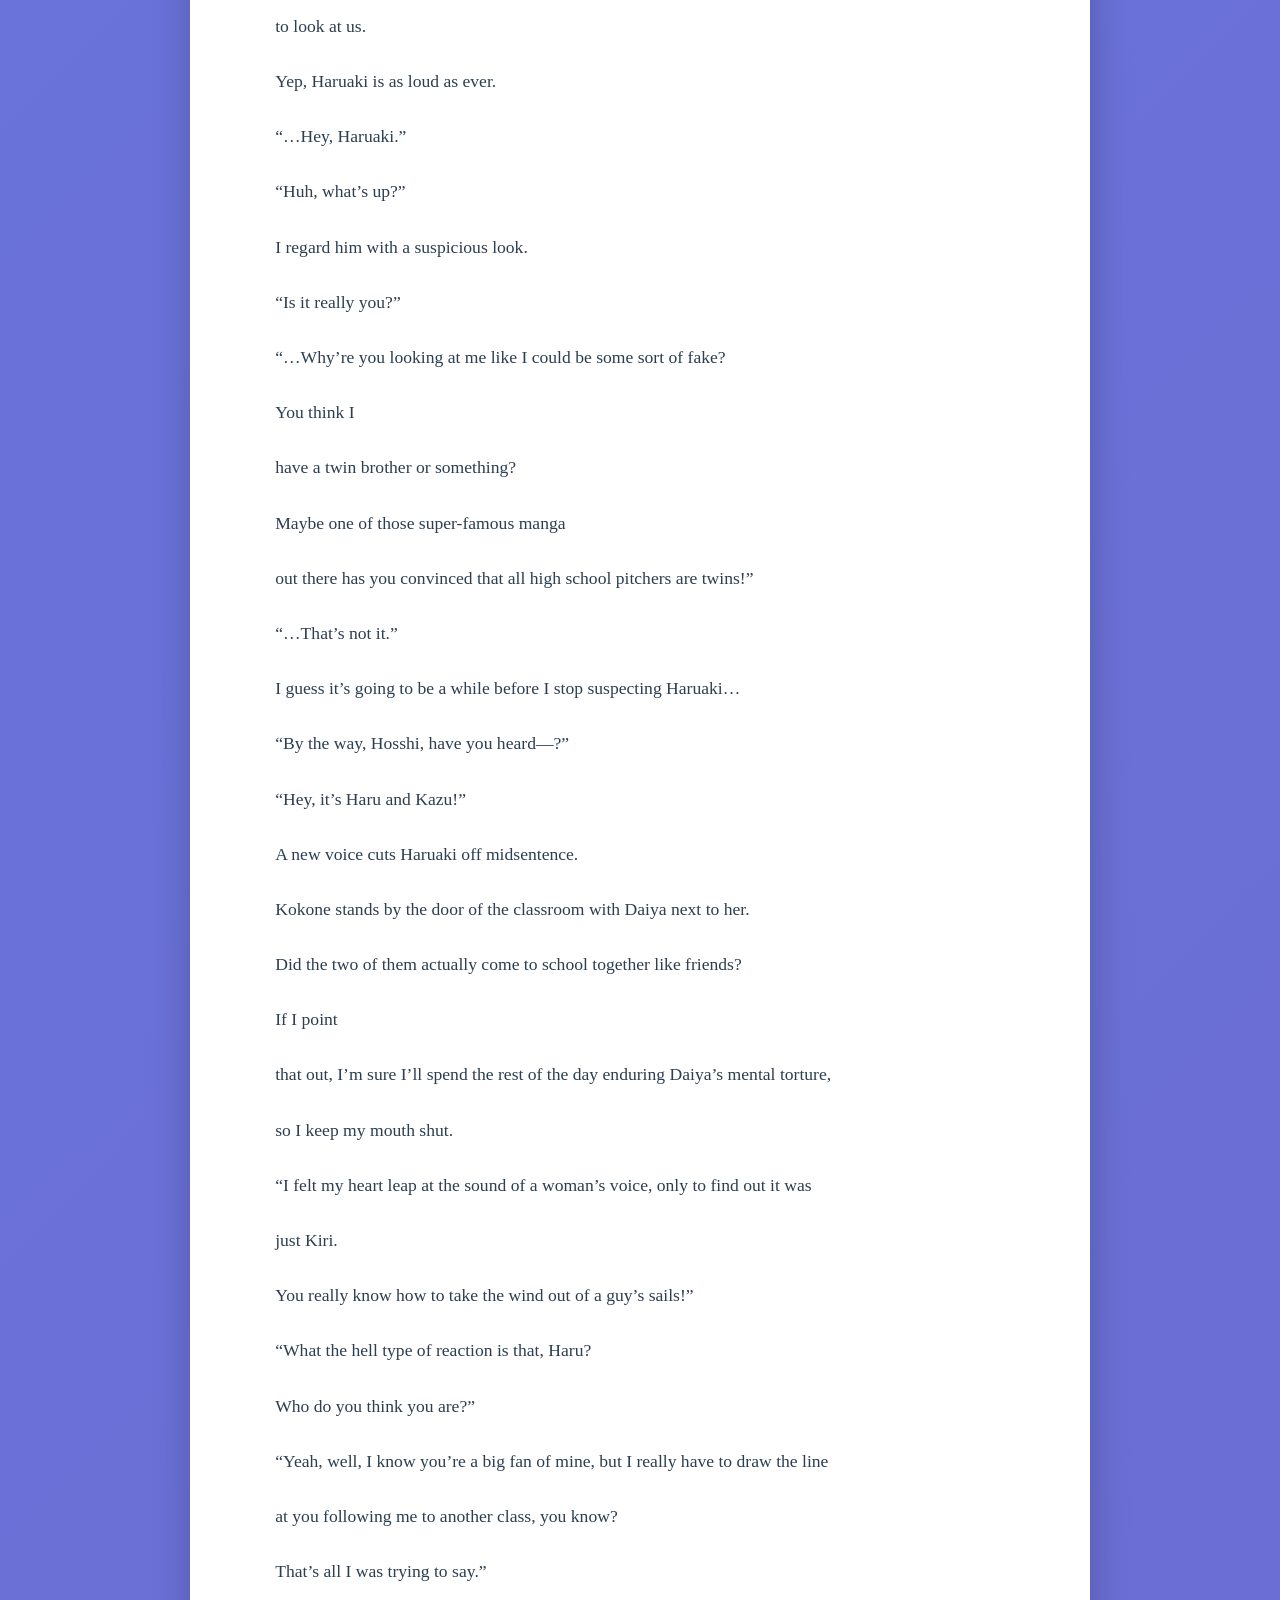
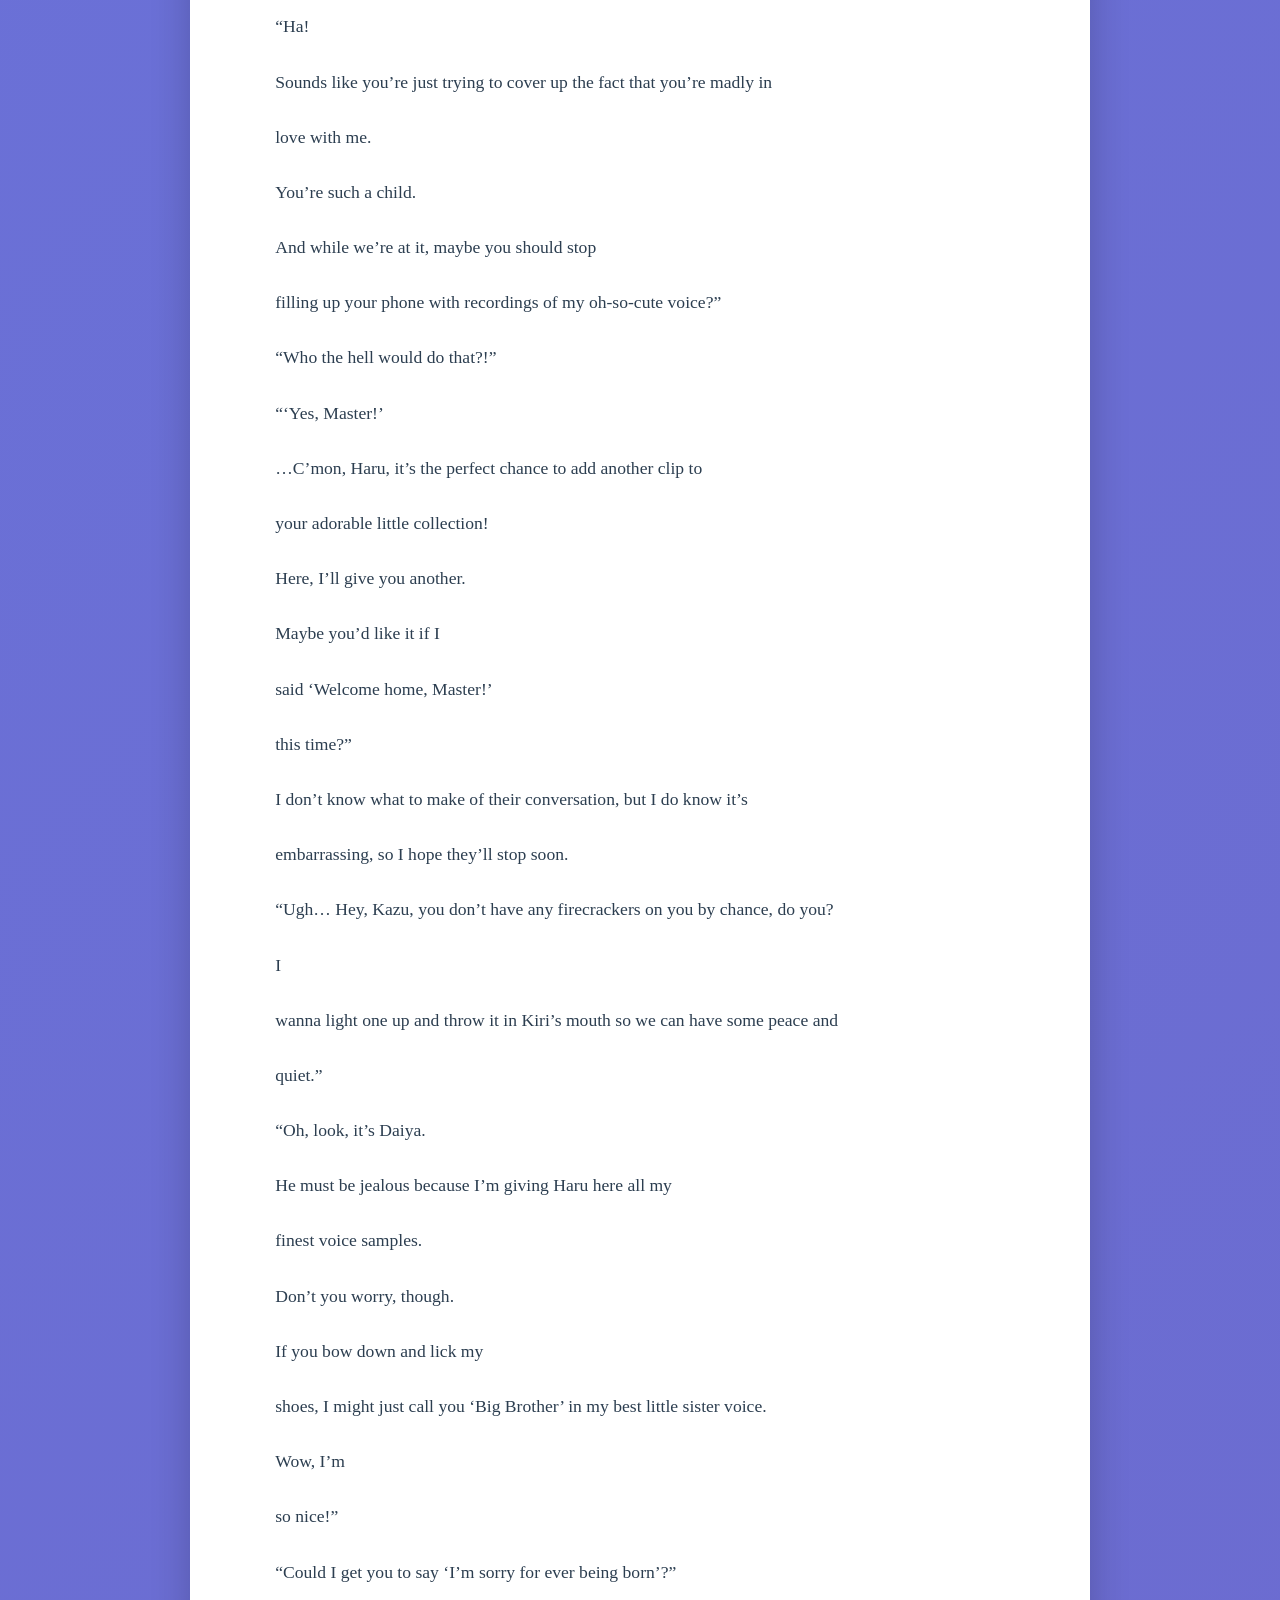
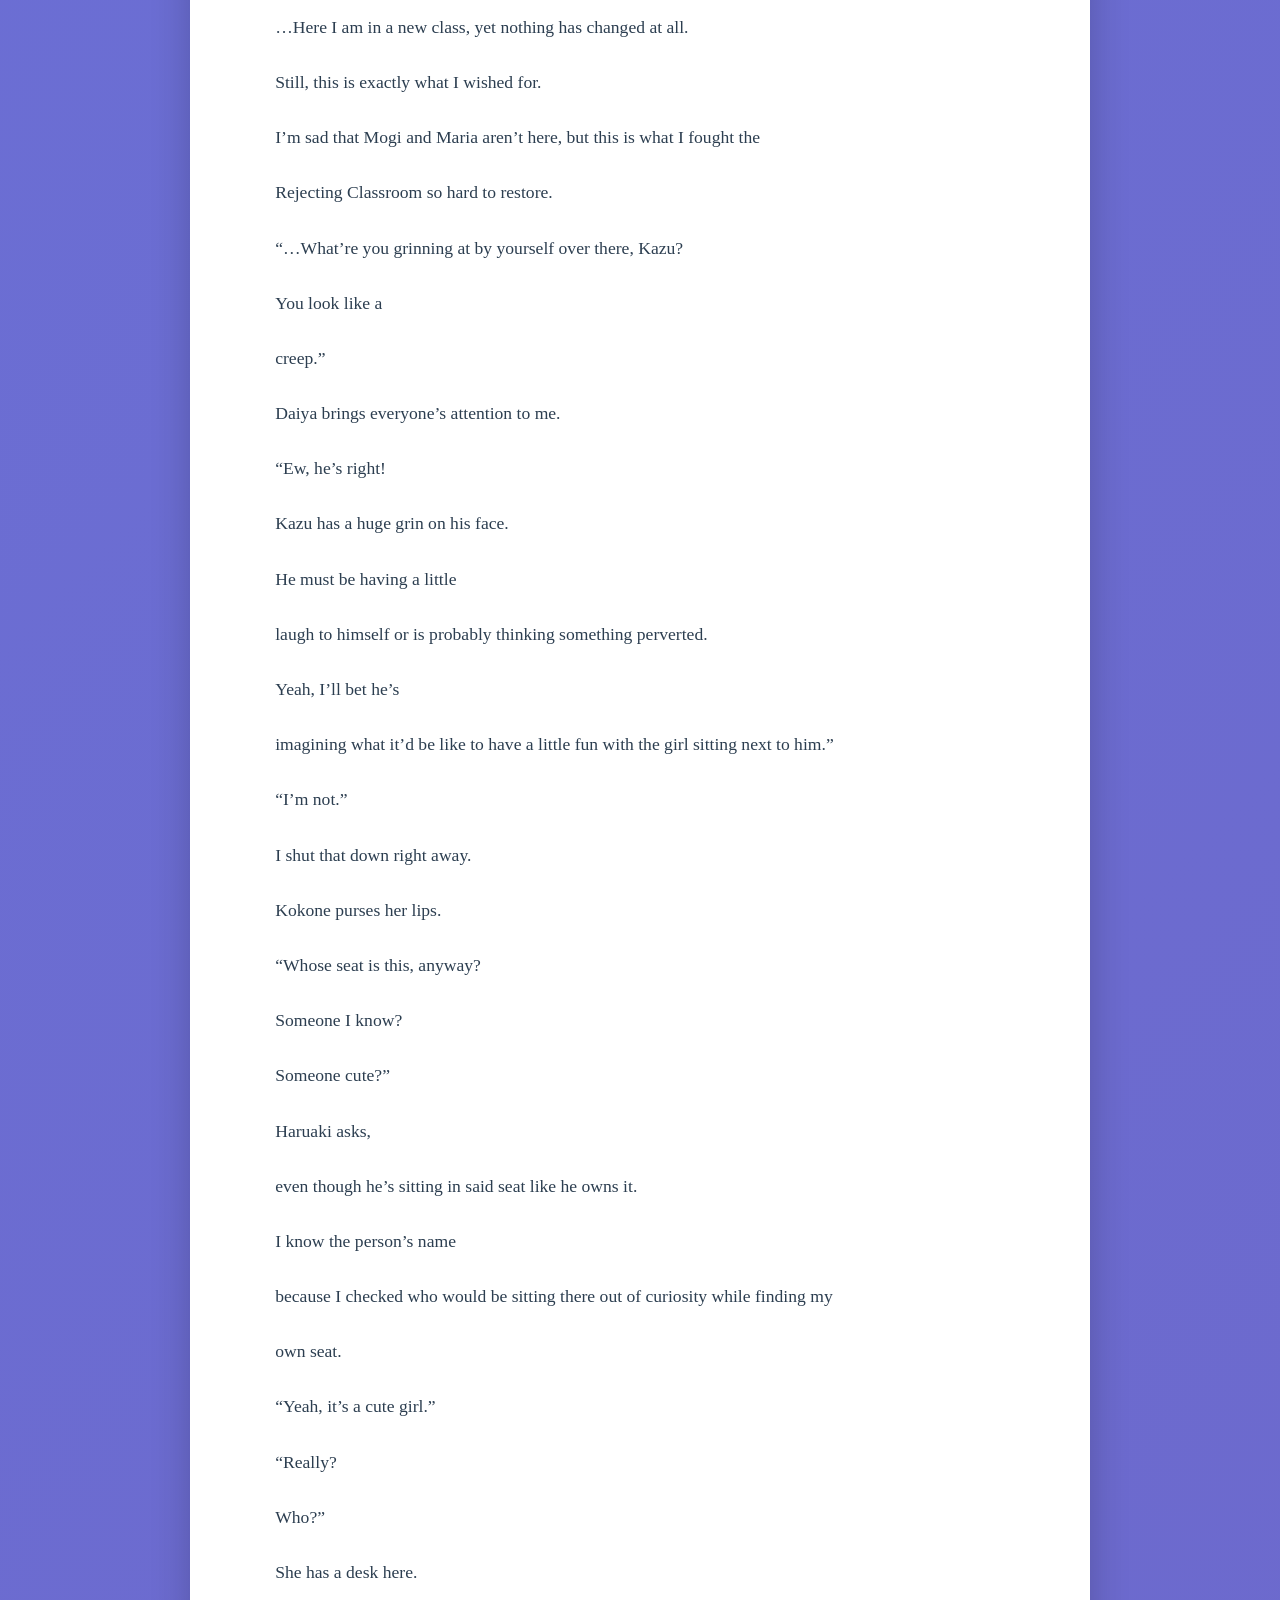
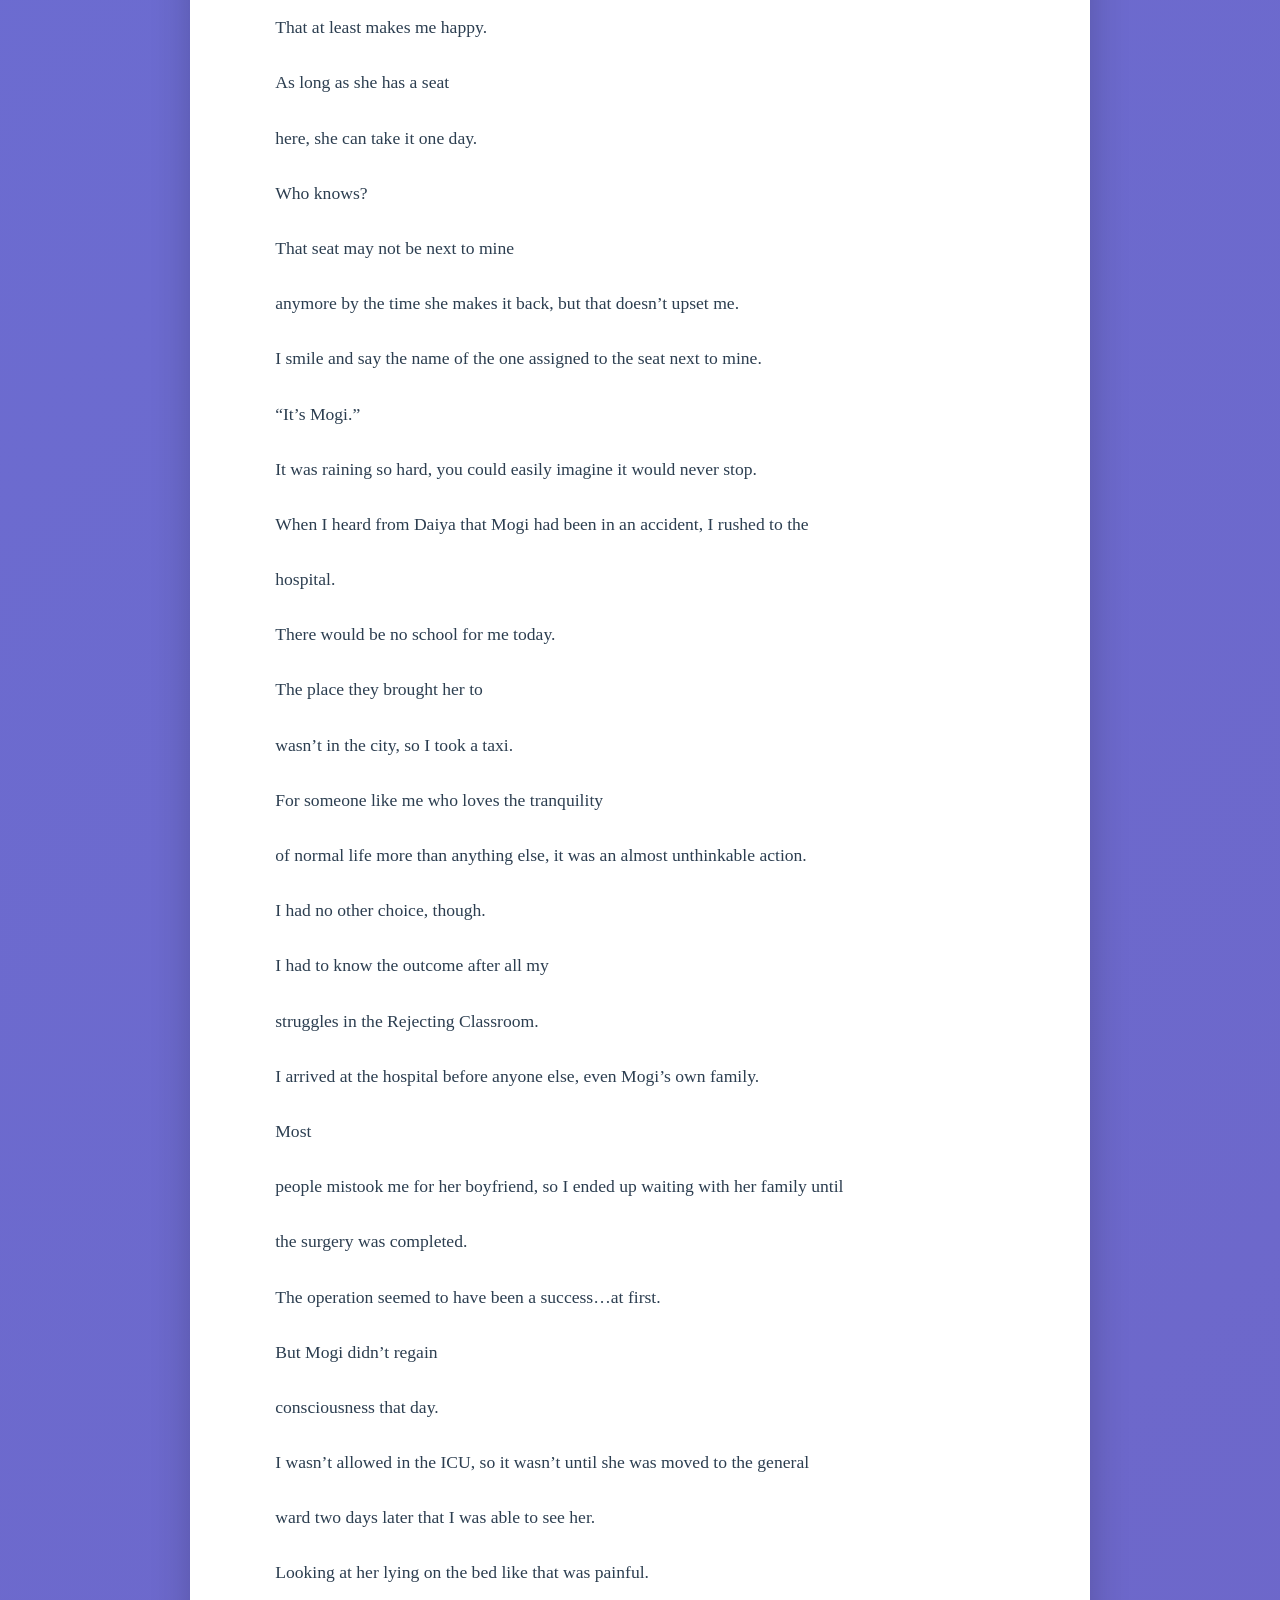
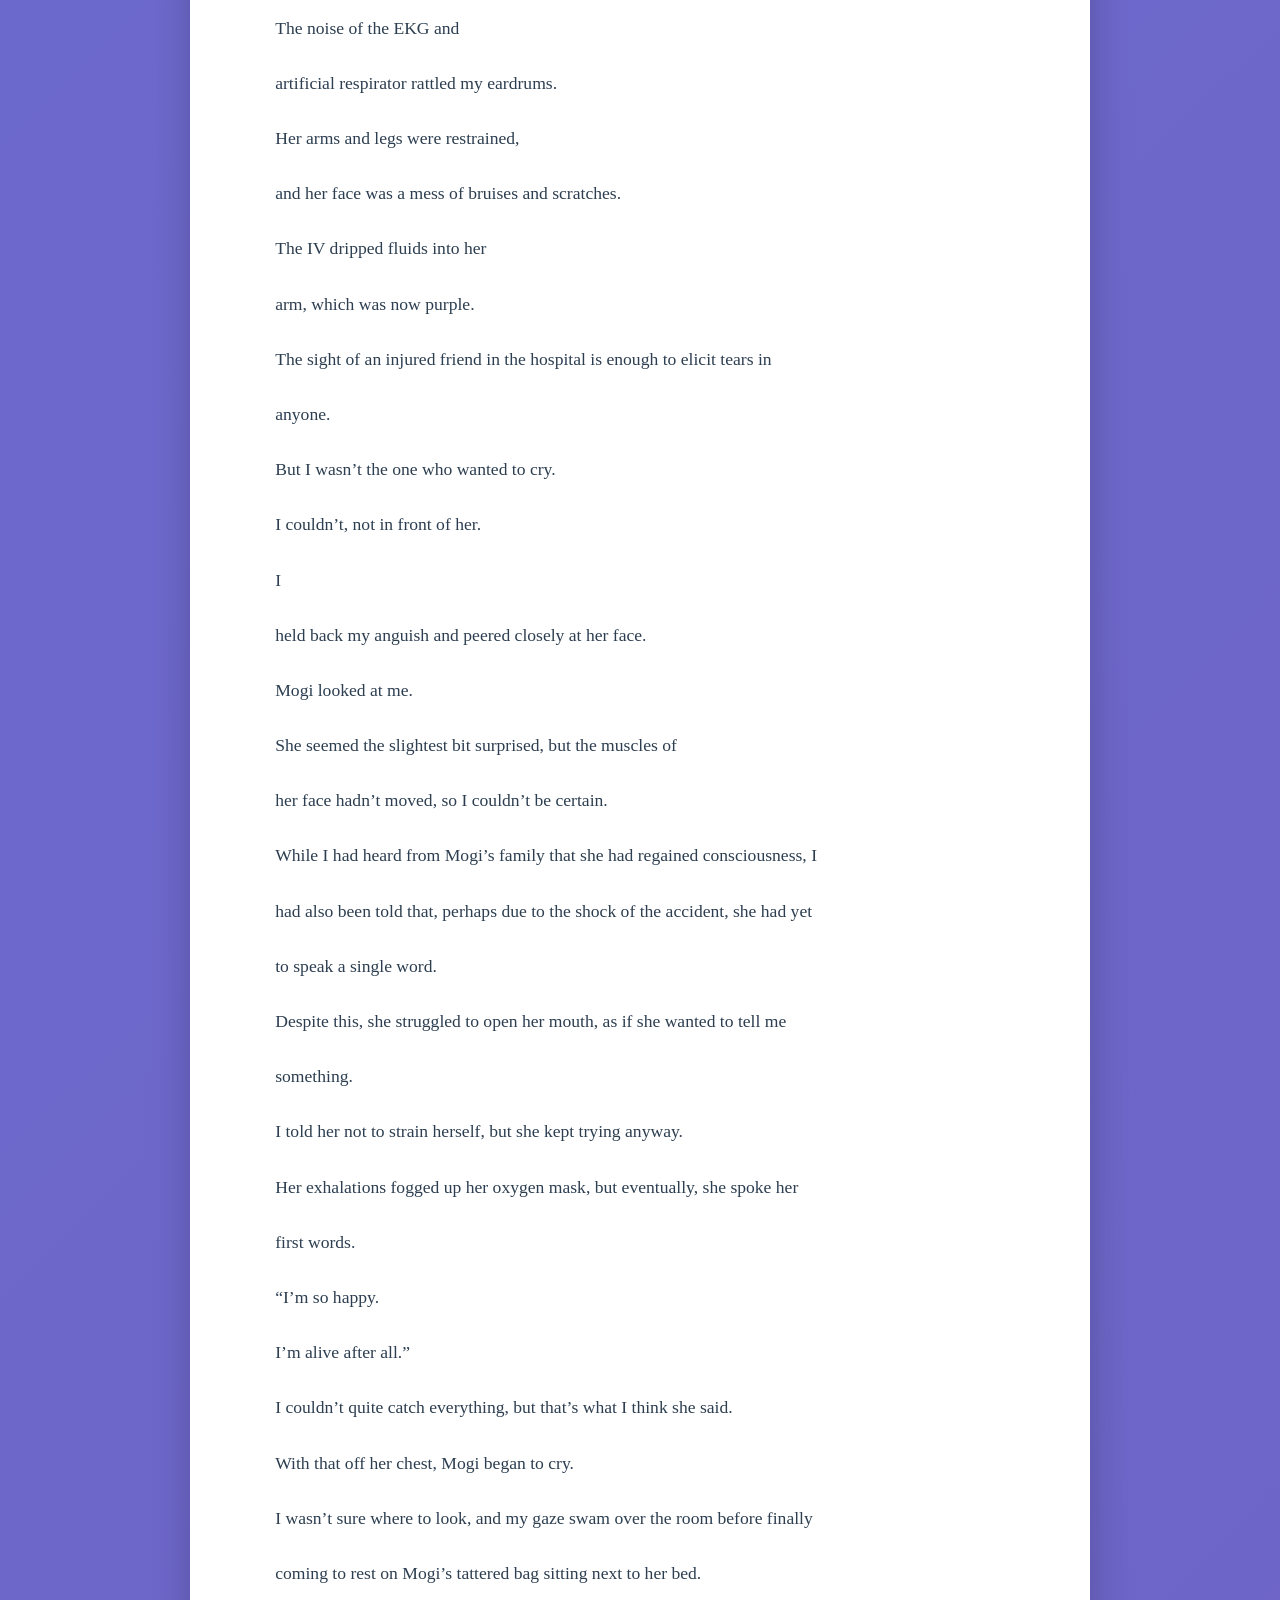
<file: chapter_6.html>
<!DOCTYPE html>
<html lang="en">
<head>
    <meta charset="UTF-8">
    <meta name="viewport" content="width=device-width, initial-scale=1.0">
    <title>1st Time - The Empty Box and Zeroth Maria</title>
    <link rel="stylesheet" href="styles.css">
</head>
<body>
    <div class="container">
        <header class="chapter-header">
            <div class="language-switcher">
                <a href="chapter_6.html" class="active">English</a>
                <a href="chapter_6_ar.html">العربية</a>
            </div>
            <a href="index.html" class="back-link">← Back to Contents</a>
            <h1 class="chapter-title">1st Time</h1>
        </header>
        
        <main class="chapter-content">
            <p>“I’m Aya Otonashi.</p>
            <p>Pleased to meet you.”</p>
            <p>The transfer student smiles faintly.</p>
            <p>Her beauty sends ripples through the other girls, and while you’d think the</p>
            <p>boys would be excited, too, they merely sit in shell-shocked silence.</p>
            <p>I’m no different.</p>
            <p>I’ve never seen someone as attractive as her.</p>
            <p>I don’t think I</p>
            <p>could look away even if I wanted to.</p>
            <p>Our eyes meet, and her gaze draws me in</p>
            <p>with no resistance.</p>
            <p>She seems used to the reaction, and she flashes me a quick</p>
            <p>smile as we look at each other.</p>
            <p>I feel like my head is spinning.</p>
            <p>I’m going to fall for her, even though I know it’ll most likely never work out.</p>
            <p>She’s way out of my league.</p>
            <p>It feels like she came out of another world.</p>
            <p>I</p>
            <p>probably sound a bit weak for putting it that way, but I’m pretty sure anyone</p>
            <p>would feel the same looking at her.</p>
            <p>“Let me start by saying the answer is no.”</p>
            <p>The smile never leaves her face as she says all of this.</p>
            <p>“I, Aya Otonashi, do not want you to be nice to me.”</p>
            <p>A hush falls over the classroom.</p>
            <p>With just a few words, she has silenced the uproar among her classmates,</p>
            <p>almost as if she cast some sort of magic spell.</p>
            <p>“Please don’t think poorly of me.</p>
            <p>I would like to be friends with all of you, if I</p>
            <p>could.</p>
            <p>But I’m afraid that is impossible.</p>
            <p>Allow me to explain why…”</p>
            <p>Her face grows melancholy, but she continues on in a faint voice.</p>
            <p>“My existence as Aya Otonashi will never be anything more than an illusion.”</p>
            <p>I don’t understand what she’s trying to say, but something about her tone</p>
            <p>makes me swallow nervously.</p>
            <p>“We were never meant to fit together.</p>
            <p>From our respective viewpoints, we</p>
            <p>are all simply dreams.</p>
            <p>The reason why is that I am a transfer student.</p>
            <p>We aren’t</p>
            <p>acquainted, you don’t know me, and we will always return to this state in the</p>
            <p>end.</p>
            <p>I must continue to avoid forming connections with others and never</p>
            <p>entertain any thoughts of bonds.</p>
            <p>I truly am nothing more than an illusion</p>
            <p>among you.</p>
            <p>However, I take pride in my identity as an illusion.</p>
            <p>It’s also</p>
            <p>occasionally a source of pain for me.</p>
            <p>But I must accept it, for if I ever fail to do</p>
            <p>so, if the weight of being nothing more than a vision overwhelms me, then I will</p>
            <p>lose myself within this false world of repetitions.”</p>
            <p>I can’t make heads or tails of what she’s saying, but I can tell she’s completely</p>
            <p>serious and not likely to stand for anyone making fun of her.</p>
            <p>“I have abandoned my true name within this Box in order to become this</p>
            <p>illusion.</p>
            <p>I felt that using my real name would be a hindrance, repeatedly</p>
            <p>drawing me back to who I really am.</p>
            <p>If I fall victim to the false repetitions here,</p>
            <p>then I’m sure all of you will vanish, too.”</p>
            <p>Her tone intensifies.</p>
            <p>“That is why I must persist as an illusion, as Aya Otonashi.”</p>
            <p>Ah, I get it.</p>
            <p>I don’t completely understand it all, but it feels like she isn’t</p>
            <p>actually Aya Otonashi yet.</p>
            <p>She’s going to become Aya Otonashi from this point</p>
            <p>onward.</p>
            <p>I’m sure it’s against her will, and I’m sure it isn’t something she wants.</p>
            <p>But regardless, she still has to assume this identity.</p>
            <p>“I’m not strong,” she says bitterly.</p>
            <p>“There will be times when I want to</p>
            <p>complain and be weak.</p>
            <p>But if I ever do so in the course of what lies ahead, I will</p>
            <p>cease to be Aya Otonashi.</p>
            <p>So in order to ensure that doesn’t happen, I am going</p>
            <p>to voice all my weakest thoughts right here and now.</p>
            <p>I…”</p>
            <p>A coincidence.</p>
            <p>Yeah, it has to be a coincidence, but still, right when she starts</p>
            <p>speaking, she looks at me.</p>
            <p>“I want someone to stand beside me.”</p>
            <p>Then she smiles at me.</p>
            <p>“I will now introduce myself again.”</p>
            <p>When she speaks, it sounds like she’s making the introduction to herself as</p>
            <p>much as to us.</p>
            <p>“I am Aya Otonashi.</p>
            <p>I am pleased to meet you all, for the many times to</p>
            <p>come.”</p>
            <p>Aya Otonashi bows deeply to the class.</p>
            <p>Unsure of what to do, no one in the class says a word.</p>
            <p>That’s why I start clapping.</p>
            <p>The sound of my hands coming together resounds throughout the classroom.</p>
            <p>Eventually, someone else joins me, and then someone follows our lead.</p>
            <p>Others join in, and the sound of the applause increases.</p>
            <p>Once we’re all clapping,</p>
            <p>she finally raises her face to look at us.</p>
            <p>She’s no longer smiling.</p>
            <p>She’s standing bravely, facing straight ahead with her fists clenched tight.</p>
            <p>The deep-blue sky is clearer than I ever thought possible.</p>
            <p>I check the date as soon as I wake up.</p>
            <p>It’s April 7.</p>
            <p>Today is April 7.</p>
            <p>I check the</p>
            <p>newspaper and TV just to make sure it really is April 7.</p>
            <p>I know there’s no</p>
            <p>meaning in reconfirming it so many times, but ever since the day I became</p>
            <p>trapped inside the Rejecting Classroom, it’s become the only way to put my</p>
            <p>mind at ease.</p>
            <p>The events that took place within the Rejecting Classroom remain in my mind</p>
            <p>as information, but recalling those memories is like viewing pictures of me that</p>
            <p>were taken without my knowledge.</p>
            <p>The Box, Maria, O—I know who and what</p>
            <p>they all are, but they stir no emotions, no anger or sadness or anything inside</p>
            <p>me.</p>
            <p>I’m sure that’s why I’m also slowly forgetting I was once in love.</p>
            <p>The</p>
            <p>memories are all so thin and tenuous that they’re slipping through my fingers</p>
            <p>bit by bit.</p>
            <p>I’m sure it’s the same for Maria.</p>
            <p>We were never meant to meet in the first place, so I’m certain we won’t do so</p>
            <p>again now.</p>
            <p>Anyway, today is April 7, the first day of school.</p>
            <p>I’m now a second-year student.</p>
            <p>My homeroom is on the third floor now instead of the fourth.</p>
            <p>Just being a</p>
            <p>little lower and farther to the west isn’t going to change the scenery from the</p>
            <p>window much.</p>
            <p>But when I enter classroom 2-3, the atmosphere feels</p>
            <p>completely different, and my chest tightens with elation.</p>
            <p>My eyes land on a printout lying on my teacher’s desk, detailing the seating</p>
            <p>arrangements.</p>
            <p>I take a seat in the one assigned to me by the chart.</p>
            <p>I greet my</p>
            <p>new classmates with a gentle “Nice to meet you,” which they return in kind.</p>
            <p>Yeah, this is going to be nice.</p>
            <p>Another face enters the classroom.</p>
            <p>When he spots me, he raises a hand in greeting.</p>
            <p>“Wassup, Hosshi?</p>
            <p>Looks like we’re in the same class again!”</p>
            <p>He hasn’t said anything strange, but all fifteen of the people in the room turn</p>
            <p>to look at us.</p>
            <p>Yep, Haruaki is as loud as ever.</p>
            <p>“…Hey, Haruaki.”</p>
            <p>“Huh, what’s up?”</p>
            <p>I regard him with a suspicious look.</p>
            <p>“Is it really you?”</p>
            <p>“…Why’re you looking at me like I could be some sort of fake?</p>
            <p>You think I</p>
            <p>have a twin brother or something?</p>
            <p>Maybe one of those super-famous manga</p>
            <p>out there has you convinced that all high school pitchers are twins!”</p>
            <p>“…That’s not it.”</p>
            <p>I guess it’s going to be a while before I stop suspecting Haruaki…</p>
            <p>“By the way, Hosshi, have you heard—?”</p>
            <p>“Hey, it’s Haru and Kazu!”</p>
            <p>A new voice cuts Haruaki off midsentence.</p>
            <p>Kokone stands by the door of the classroom with Daiya next to her.</p>
            <p>Did the two of them actually come to school together like friends?</p>
            <p>If I point</p>
            <p>that out, I’m sure I’ll spend the rest of the day enduring Daiya’s mental torture,</p>
            <p>so I keep my mouth shut.</p>
            <p>“I felt my heart leap at the sound of a woman’s voice, only to find out it was</p>
            <p>just Kiri.</p>
            <p>You really know how to take the wind out of a guy’s sails!”</p>
            <p>“What the hell type of reaction is that, Haru?</p>
            <p>Who do you think you are?”</p>
            <p>“Yeah, well, I know you’re a big fan of mine, but I really have to draw the line</p>
            <p>at you following me to another class, you know?</p>
            <p>That’s all I was trying to say.”</p>
            <p>“Ha!</p>
            <p>Sounds like you’re just trying to cover up the fact that you’re madly in</p>
            <p>love with me.</p>
            <p>You’re such a child.</p>
            <p>And while we’re at it, maybe you should stop</p>
            <p>filling up your phone with recordings of my oh-so-cute voice?”</p>
            <p>“Who the hell would do that?!”</p>
            <p>“‘Yes, Master!’</p>
            <p>…C’mon, Haru, it’s the perfect chance to add another clip to</p>
            <p>your adorable little collection!</p>
            <p>Here, I’ll give you another.</p>
            <p>Maybe you’d like it if I</p>
            <p>said ‘Welcome home, Master!’</p>
            <p>this time?”</p>
            <p>I don’t know what to make of their conversation, but I do know it’s</p>
            <p>embarrassing, so I hope they’ll stop soon.</p>
            <p>“Ugh… Hey, Kazu, you don’t have any firecrackers on you by chance, do you?</p>
            <p>I</p>
            <p>wanna light one up and throw it in Kiri’s mouth so we can have some peace and</p>
            <p>quiet.”</p>
            <p>“Oh, look, it’s Daiya.</p>
            <p>He must be jealous because I’m giving Haru here all my</p>
            <p>finest voice samples.</p>
            <p>Don’t you worry, though.</p>
            <p>If you bow down and lick my</p>
            <p>shoes, I might just call you ‘Big Brother’ in my best little sister voice.</p>
            <p>Wow, I’m</p>
            <p>so nice!”</p>
            <p>“Could I get you to say ‘I’m sorry for ever being born’?”</p>
            <p>…Here I am in a new class, yet nothing has changed at all.</p>
            <p>Still, this is exactly what I wished for.</p>
            <p>I’m sad that Mogi and Maria aren’t here, but this is what I fought the</p>
            <p>Rejecting Classroom so hard to restore.</p>
            <p>“…What’re you grinning at by yourself over there, Kazu?</p>
            <p>You look like a</p>
            <p>creep.”</p>
            <p>Daiya brings everyone’s attention to me.</p>
            <p>“Ew, he’s right!</p>
            <p>Kazu has a huge grin on his face.</p>
            <p>He must be having a little</p>
            <p>laugh to himself or is probably thinking something perverted.</p>
            <p>Yeah, I’ll bet he’s</p>
            <p>imagining what it’d be like to have a little fun with the girl sitting next to him.”</p>
            <p>“I’m not.”</p>
            <p>I shut that down right away.</p>
            <p>Kokone purses her lips.</p>
            <p>“Whose seat is this, anyway?</p>
            <p>Someone I know?</p>
            <p>Someone cute?”</p>
            <p>Haruaki asks,</p>
            <p>even though he’s sitting in said seat like he owns it.</p>
            <p>I know the person’s name</p>
            <p>because I checked who would be sitting there out of curiosity while finding my</p>
            <p>own seat.</p>
            <p>“Yeah, it’s a cute girl.”</p>
            <p>“Really?</p>
            <p>Who?”</p>
            <p>She has a desk here.</p>
            <p>That at least makes me happy.</p>
            <p>As long as she has a seat</p>
            <p>here, she can take it one day.</p>
            <p>Who knows?</p>
            <p>That seat may not be next to mine</p>
            <p>anymore by the time she makes it back, but that doesn’t upset me.</p>
            <p>I smile and say the name of the one assigned to the seat next to mine.</p>
            <p>“It’s Mogi.”</p>
            <p>It was raining so hard, you could easily imagine it would never stop.</p>
            <p>When I heard from Daiya that Mogi had been in an accident, I rushed to the</p>
            <p>hospital.</p>
            <p>There would be no school for me today.</p>
            <p>The place they brought her to</p>
            <p>wasn’t in the city, so I took a taxi.</p>
            <p>For someone like me who loves the tranquility</p>
            <p>of normal life more than anything else, it was an almost unthinkable action.</p>
            <p>I had no other choice, though.</p>
            <p>I had to know the outcome after all my</p>
            <p>struggles in the Rejecting Classroom.</p>
            <p>I arrived at the hospital before anyone else, even Mogi’s own family.</p>
            <p>Most</p>
            <p>people mistook me for her boyfriend, so I ended up waiting with her family until</p>
            <p>the surgery was completed.</p>
            <p>The operation seemed to have been a success…at first.</p>
            <p>But Mogi didn’t regain</p>
            <p>consciousness that day.</p>
            <p>I wasn’t allowed in the ICU, so it wasn’t until she was moved to the general</p>
            <p>ward two days later that I was able to see her.</p>
            <p>Looking at her lying on the bed like that was painful.</p>
            <p>The noise of the EKG and</p>
            <p>artificial respirator rattled my eardrums.</p>
            <p>Her arms and legs were restrained,</p>
            <p>and her face was a mess of bruises and scratches.</p>
            <p>The IV dripped fluids into her</p>
            <p>arm, which was now purple.</p>
            <p>The sight of an injured friend in the hospital is enough to elicit tears in</p>
            <p>anyone.</p>
            <p>But I wasn’t the one who wanted to cry.</p>
            <p>I couldn’t, not in front of her.</p>
            <p>I</p>
            <p>held back my anguish and peered closely at her face.</p>
            <p>Mogi looked at me.</p>
            <p>She seemed the slightest bit surprised, but the muscles of</p>
            <p>her face hadn’t moved, so I couldn’t be certain.</p>
            <p>While I had heard from Mogi’s family that she had regained consciousness, I</p>
            <p>had also been told that, perhaps due to the shock of the accident, she had yet</p>
            <p>to speak a single word.</p>
            <p>Despite this, she struggled to open her mouth, as if she wanted to tell me</p>
            <p>something.</p>
            <p>I told her not to strain herself, but she kept trying anyway.</p>
            <p>Her exhalations fogged up her oxygen mask, but eventually, she spoke her</p>
            <p>first words.</p>
            <p>“I’m so happy.</p>
            <p>I’m alive after all.”</p>
            <p>I couldn’t quite catch everything, but that’s what I think she said.</p>
            <p>With that off her chest, Mogi began to cry.</p>
            <p>I wasn’t sure where to look, and my gaze swam over the room before finally</p>
            <p>coming to rest on Mogi’s tattered bag sitting next to her bed.</p>
            <p>It was open, and I</p>
            <p>could see a silver wrapper inside.</p>
            <p>I knew why it was there, so I reached in and</p>
            <p>pulled it out—a teriyaki burger–flavored Umaibo.</p>
            <p>The snack had lost its shape</p>
            <p>and was now just a bunch of crumbs inside the wrapper.</p>
            <p>As I ran my fingers</p>
            <p>over it, I realized I couldn’t bear it anymore and started sobbing.</p>
            <p>I didn’t understand why then, of all times.</p>
            <p>I had memories of receiving this</p>
            <p>from Mogi in that other world, but I couldn’t recall why she’d given it to me.</p>
            <p>None of that made any difference to my tears, however.</p>
            <p>I went on to visit Mogi many times in her room after she moved to the</p>
            <p>general ward.</p>
            <p>She always did her best to sound cheerful when she spoke to me.</p>
            <p>“I had a really long dream while I was unconscious,” Mogi said during one of</p>
            <p>my visits.</p>
            <p>It seemed she genuinely believed everything had taken place in a</p>
            <p>dream.</p>
            <p>A thought suddenly popped into my head.</p>
            <p>In that world, nothing could alter</p>
            <p>Mogi’s fate of being hit by that truck.</p>
            <p>At the same time, nothing could change</p>
            <p>the fact that she would survive.</p>
            <p>That could be why the Rejecting Classroom was</p>
            <p>never destroyed despite Mogi experiencing the accident so many times.</p>
            <p>Mogi had survived, but she would apparently never use her legs again.</p>
            <p>She</p>
            <p>had taken a powerful blow to the back that injured her spinal cord.</p>
            <p>There was</p>
            <p>little to no chance it would ever recover.</p>
            <p>I had no idea what the appropriate response was when I heard this news, so I</p>
            <p>stayed silent.</p>
            <p>Apparently concerned for my feelings, Mogi spoke instead.</p>
            <p>“I thought maybe I would feel like I was better off dead if things ended up like</p>
            <p>this.</p>
            <p>You can understand why, right?</p>
            <p>I’ll never walk on my own again.</p>
            <p>I’ll never</p>
            <p>be able to just pop by the convenience store again if I feel like having some</p>
            <p>dessert.</p>
            <p>I’ll always have to depend on other people or drag my wheelchair out</p>
            <p>to go by myself.</p>
            <p>That’s a lot of work just for some sweets.</p>
            <p>It’s horrible.</p>
            <p>But the</p>
            <p>funny thing is, none of that is enough to make me want to die.</p>
            <p>I wonder why.</p>
            <p>I</p>
            <p>truly, truly do.”</p>
            <p>…Because you’re happy to be alive.</p>
            <p>Mogi continued on, without a hint of gloom or false courage.</p>
            <p>“I’ll be fine.</p>
            <p>I won’t give up on school, either.</p>
            <p>I’ll make it back, no matter how</p>
            <p>long it takes.</p>
            <p>We may not be in the same year anymore when that day comes,</p>
            <p>but I’ll still keep trying.”</p>
            <p>Mogi smiled and flexed her arm weakly.</p>
            <p>I’m embarrassed to say that I cried in front of her that day.</p>
            <p>I was just so, so</p>
            <p>happy that her greatest wish had come true.</p>
            <p>…Is there anything I can do?</p>
            <p>I wanted to help however I could, truly.</p>
            <p>That’s why I asked.</p>
            <p>After saying it would probably sound a bit forward, Mogi made her request</p>
            <p>with a hint of flushed cheeks.</p>
            <p>“I want you to leave a place open for me to return to.</p>
            <p>I want you to create</p>
            <p>somewhere I can belong again.”</p>
            <p>…Again?</p>
            <p>Did I make a place where Mogi belonged in the past?</p>
            <p>“……I’m talking about that long dream.”</p>
            <p>After replying, she blushed for some reason and looked away.</p>
            <p>I’m at our school entrance ceremony.</p>
            <p>As I glance over at Haruaki where he sits yawning next to me in the gym, no</p>
            <p>longer able to feign interest in the principal’s speech, something occurs to me.</p>
            <p>“Now that I think about it, Haruaki, weren’t you about to say something when</p>
            <p>I ran into you this morning?”</p>
            <p>“Huh?</p>
            <p>…Oh yeah, oh yeah!</p>
            <p>I heard a rumor that one of the new students this</p>
            <p>year is really hot!”</p>
            <p>Haruaki slaps me on the shoulder and winks.</p>
            <p>“Oh, I don’t really care about that.</p>
            <p>She’ll just be an underclassman anyway, so</p>
            <p>it’s not like I’ll have much chance to see her.”</p>
            <p>“Are you an idiot?!</p>
            <p>Just looking at pretty girls is enough to make a man</p>
            <p>happy!”</p>
            <p>I don’t want to believe this is how everyone sees things.</p>
            <p>“So when did you hear that rumor, anyway?</p>
            <p>I mean, I haven’t seen any of the</p>
            <p>new first-years before this ceremony today.”</p>
            <p>“That’s the thing.</p>
            <p>I got the info straight from Daiyan.”</p>
            <p>“From Daiya?”</p>
            <p>Now, that I just can’t believe.</p>
            <p>I’ve never known Daiya to be one to talk about</p>
            <p>girls.</p>
            <p>“You don’t believe me, do you?</p>
            <p>Well, there’s a good reason why only he</p>
            <p>would know.</p>
            <p>You’ve heard how Daiyan got only two questions wrong total for</p>
            <p>all subjects during his entrance exam, right?”</p>
            <p>“Of course.</p>
            <p>He never lets anyone forget it, either.</p>
            <p>He says it was a new school</p>
            <p>record.”</p>
            <p>“Welp, I’m afraid to say that record didn’t make it more than a year!</p>
            <p>Too bad,</p>
            <p>so sad, Daiyan!”</p>
            <p>Haruaki could not look any more pleased as he delivers this revelation.</p>
            <p>There’s really nothing anyone can do for this guy…though I have to admit I</p>
            <p>understand why he’s so happy with Daiya’s misfortune.</p>
            <p>“Okay, so what does that have to do with why Daiya knows about this cute</p>
            <p>girl?”</p>
            <p>“You aren’t the sharpest, are you, Hosshi?</p>
            <p>This lovely lady got a perfect score</p>
            <p>in every subject and blew his record out of the water.</p>
            <p>One of the teachers</p>
            <p>apparently decided to tell Daiyan as the previous record holder.</p>
            <p>He even said</p>
            <p>the girl was so beautiful, she made a grown-up like him bashful.”</p>
            <p>That has to be an exaggeration.</p>
            <p>Why would the teacher be nervous?</p>
            <p>This girl</p>
            <p>wouldn’t have even half his life experience.</p>
            <p>The principal’s speech ends while we’re talking.</p>
            <p>The teacher in charge of the ceremony takes the microphone.</p>
            <p>“Thank you.</p>
            <p>And now we have an introduction from the representative of our</p>
            <p>new students this year…”</p>
            <p>“Oh man, here she comes!</p>
            <p>The beauty everyone’s talking about!”</p>
            <p>Huh, she must be representative because she’s top of the class.</p>
            <p>Even I’m getting curious by now, so I scan the stage to see if I can spot her.</p>
            <p>“Here is the representative for the new students, Maria Otonashi.”</p>
            <p>…Maria Otonashi?</p>
            <p>I swear I’ve heard that name before.</p>
            <p>No way—that isn’t possible.</p>
            <p>Besides,</p>
            <p>“Maria” was Aya Otonashi’s nickname.</p>
            <p>“Yes.”</p>
            <p>That voice sure does sound like Maria’s, though.</p>
            <p>Oh yeah, now it all makes sense.</p>
            <p>“Even if you forget everything, at least remember this: My name is Maria.”</p>
            <p>Wow, I guess she was actually telling the truth.</p>
            <p>…Wait.</p>
            <p>That means I was calling Maria by her first name the entire time…?</p>
            <p>Argh!</p>
            <p>Aaaaaahhh!</p>
            <p>“…What’re you turning red for, Hosshi?”</p>
            <p>Maria takes the stage with more grace than anyone in the room.</p>
            <p>Having lived</p>
            <p>for longer than everyone here, her dignity is already palpable.</p>
            <p>Just her turning to face the front is enough to set the students abuzz.</p>
            <p>I know that face well.</p>
            <p>It’s the face of the girl who was beside me for so long.</p>
            <p>Her uniform is brand-new.</p>
            <p>Yeah, this is definitely out of the ordinary.</p>
            <p>I’ve never once thought of Maria as</p>
            <p>being younger than I am.</p>
            <p>Maria casts her gaze over the crowd once she reaches the podium.</p>
            <p>It stops on me for some reason, never wandering from there.</p>
            <p>Then she smiles.</p>
            <p>Simply put, my entire body goes numb.</p>
            <p>Maria begins her speech, keeping her eyes on me the whole time.</p>
            <p>The commanding tone of her voice brings the excited students to a hush.</p>
            <p>“Hey, why does she keep looking this way?</p>
            <p>Oh, damn, what if she’s fallen for</p>
            <p>me?!”</p>
            <p>I hear Haruaki’s joke, but I can’t take my eyes off Maria, much less voice a</p>
            <p>response.</p>
            <p>I watch her the whole time.</p>
            <p>Maria does the same.</p>
            <p>“This concludes the greeting from Maria Otonashi, the representative of the</p>
            <p>new students.”</p>
            <p>She steps down from the stage.</p>
            <p>The moment she does, all the students go back to their previous level of</p>
            <p>commotion.</p>
            <p>Except, this time it isn’t just the students—the teachers are getting</p>
            <p>in on it, too.</p>
            <p>No one is more rattled than I am, though.</p>
            <p>I’m sure of that.</p>
            <p>Maria is coming this way instead of returning to where she was standing</p>
            <p>previously.</p>
            <p>Her force of presence is so strong that the students before her automatically</p>
            <p>clear a path without a single complaint.</p>
            <p>And she’s following that path straight</p>
            <p>this way.</p>
            <p>It’s leading to me.</p>
            <p>Why am I not surprised?</p>
            <p>It seems Maria still hasn’t kicked all the habits she</p>
            <p>picked up in that other world.</p>
            <p>She never needed to think twice about her</p>
            <p>actions there, but things don’t work that way here.</p>
            <p>I can practically see my precious normal life falling apart around me.</p>
            <p>All I can do is laugh.</p>
            <p>“Ha-ha…”</p>
            <p>What a pain.</p>
            <p>Yeah, it’ll be a huge pain, but…I won’t think of it that way at all.</p>
            <p>The last students standing between us move aside.</p>
            <p>Haruaki, too.</p>
            <p>The entire area around me has emptied as if I’m in the eye of a storm.</p>
            <p>Maria</p>
            <p>stands directly before me in this little bubble of space.</p>
            <p>I never thought I would see her again, but when I think about it, there’s no</p>
            <p>reason to expect she wouldn’t seek me out.</p>
            <p>She’s on a mission to obtain a Box,</p>
            <p>after all, and with O targeting me, sticking close by is her best option.</p>
            <p>Maria smiles.</p>
            <p>She slowly parts her lips to speak.</p>
            <p>“I think I made some declaration once saying I would always be beside you,</p>
            <p>no matter how much time passed, and it looks like that oath is still in effect.”</p>
            <p>With that said, she stands straight and introduces herself properly.</p>
            <p>“</p>
            <p>I am Maria Otonashi.</p>
            <p>Pleased to meet you.”</p>
            <p>The new student bowed deeply, just as she once had so long ago.</p>
            <p>And just as I had once done so long ago, I clapped my hands.</p>
            <p>The sound of my hands coming together resounded through the gymnasium</p>
            <p>for a moment.</p>
            <p>Then Haruaki, even though he didn’t really get what was going on, began</p>
            <p>clapping where he stood next to me.</p>
            <p>Someone else joined in.</p>
            <p>The sound of the</p>
            <p>clapping grew louder, though no one really knew why.</p>
            <p>In the midst of this sea of</p>
            <p>applause, Maria raised her face to look at us all.</p>
            <p>She was no longer smiling.</p>
            <p>She stood bravely, facing straight ahead with her fists clenched tight.</p>
            <p>AFTERWORD</p>
            <p>Hello, this is Eiji Mikage.</p>
            <p>Three years have passed since the release of my last book.</p>
            <p>If any of you out</p>
            <p>there were waiting for something new from me, I’m very sorry for the long</p>
            <p>delay.</p>
            <p>Also, thank you very much for not forgetting about me.</p>
            <p>Though there</p>
            <p>were times when the words didn’t seem to flow as they should, I can assure you</p>
            <p>I never once gave up writing.</p>
            <p>The reason I didn’t release any work for three</p>
            <p>years lies entirely in my own lack of ability.</p>
            <p>I wrote this story with the intent of making it as entertaining as I possibly</p>
            <p>could.</p>
            <p>My stance on how I write novels also changed.</p>
            <p>These changes made me very nervous.</p>
            <p>What if the things that made my work</p>
            <p>good disappeared?</p>
            <p>What if the readers who had supported me for so long felt</p>
            <p>betrayed?</p>
            <p>What if my work became lost amid all the other great stories out</p>
            <p>there?</p>
            <p>Those were some of the anxieties I battled the whole time I was writing</p>
            <p>The</p>
            <p>Empty Box and Zeroth Maria</p>
            <p>.</p>
            <p>But somewhere along the way, those fears vanished, all because I realized this</p>
            <p>story was undeniably mine.</p>
            <p>I think this book turned out to be one where I can say “Just give it a shot” to</p>
            <p>people, whether they’re fans of my previous work, readers who maybe didn’t</p>
            <p>care for what I did before, or new readers who have never heard of me before</p>
            <p>this.</p>
            <p>So how was it?</p>
            <p>Did you find it an enjoyable read?</p>
            <p>If your answer is yes, then I</p>
            <p>couldn’t be any more pleased.</p>
            <p>As it turns out, this fourth book of mine is the first to feature illustrations.</p>
            <p>I</p>
            <p>had thought adding cover art would change how readers viewed the book</p>
            <p>simply on a surface level, but I realized this was wrong once I received the</p>
            <p>rough drafts of the art in the mail.</p>
            <p>It was the sensation of finding out my</p>
            <p>characters weren’t entirely mine any longer.</p>
            <p>They had escaped my dominion.</p>
            <p>The book was already pretty much done by the time I saw how my characters</p>
            <p>looked, so I can say there wasn’t much reverse influence.</p>
            <p>I have no doubt,</p>
            <p>though, that the independence of these characters will have an impact on my</p>
            <p>work.</p>
            <p>I look forward to seeing how it all plays out.</p>
            <p>I received the support of a great many people in the process of writing this</p>
            <p>book.</p>
            <p>We’re talking a whole new level of gratitude here.</p>
            <p>Thanks to all their</p>
            <p>cooperation, I was finally able to keenly feel that sense of completing a book for</p>
            <p>the first time.</p>
            <p>The list of people I want to acknowledge may be a bit long, so please bear</p>
            <p>with me.</p>
            <p>I would like to say thank you to the editors, proofreaders, designers, and</p>
            <p>members of all the other departments at ASCII Media Works.</p>
            <p>Thank you to 415, who was kind enough to provide the illustrations for this</p>
            <p>book.</p>
            <p>I was a bit nervous, since this was my first time using illustrations, but as</p>
            <p>soon as I saw his work, all those fears were swept away.</p>
            <p>Now when I see art by</p>
            <p>415, I grin and start coming up with all sorts of ideas.</p>
            <p>Thank you to all my friends and coworkers at my part-time job who helped</p>
            <p>me grow along the way.</p>
            <p>Thank you to my family, who watched over me when I just couldn’t seem to</p>
            <p>put a book out.</p>
            <p>Thank you to Yu Fujiwara, who cheered me on during the low points when I</p>
            <p>felt like I was at my most rotten.</p>
            <p>To all my drinking buddies in Shinjuku: thank you for tossing ideas my way</p>
            <p>and keeping my spirits high.</p>
            <p>Thank you to my manager, Kawamoto-san.</p>
            <p>I can safely say that without you</p>
            <p>this book would not exist.</p>
            <p>All joking aside, looking back on how I used to be, I’m</p>
            <p>surprised you stuck with me.</p>
            <p>You have helped me grow in many ways, not just</p>
            <p>related to this book here.</p>
            <p>I’m truly grateful.</p>
            <p>And last but not least, thank you to all you readers out there holding this book</p>
            <p>in your hands now.</p>
            <p>A book is complete only once it’s read.</p>
            <p>It may sound forward to say you’re a</p>
            <p>part of this novel, but let’s just say you’re an essential element.</p>
            <p>Nothing would</p>
            <p>please me more than to express my gratitude and return the favor by giving you</p>
            <p>at least a little entertainment.</p>
            <p>I sincerely hope that we can keep this partnership going for some time to</p>
            <p>come.</p>
            <p>Oh, and one last thing!</p>
            <p>Sorry the afterword was so boring!</p>
            <p>Eiji Mikage</p>
        </main>
        
        <nav class="chapter-navigation">
            <a href="chapter_5.html" class="nav-button">« Previous</a>
            <a href="index.html" class="nav-button">Contents</a>
            <a href="index.html" class="nav-button">Next »</a>
        </nav>
    </div>
</body>
</html>
</file>
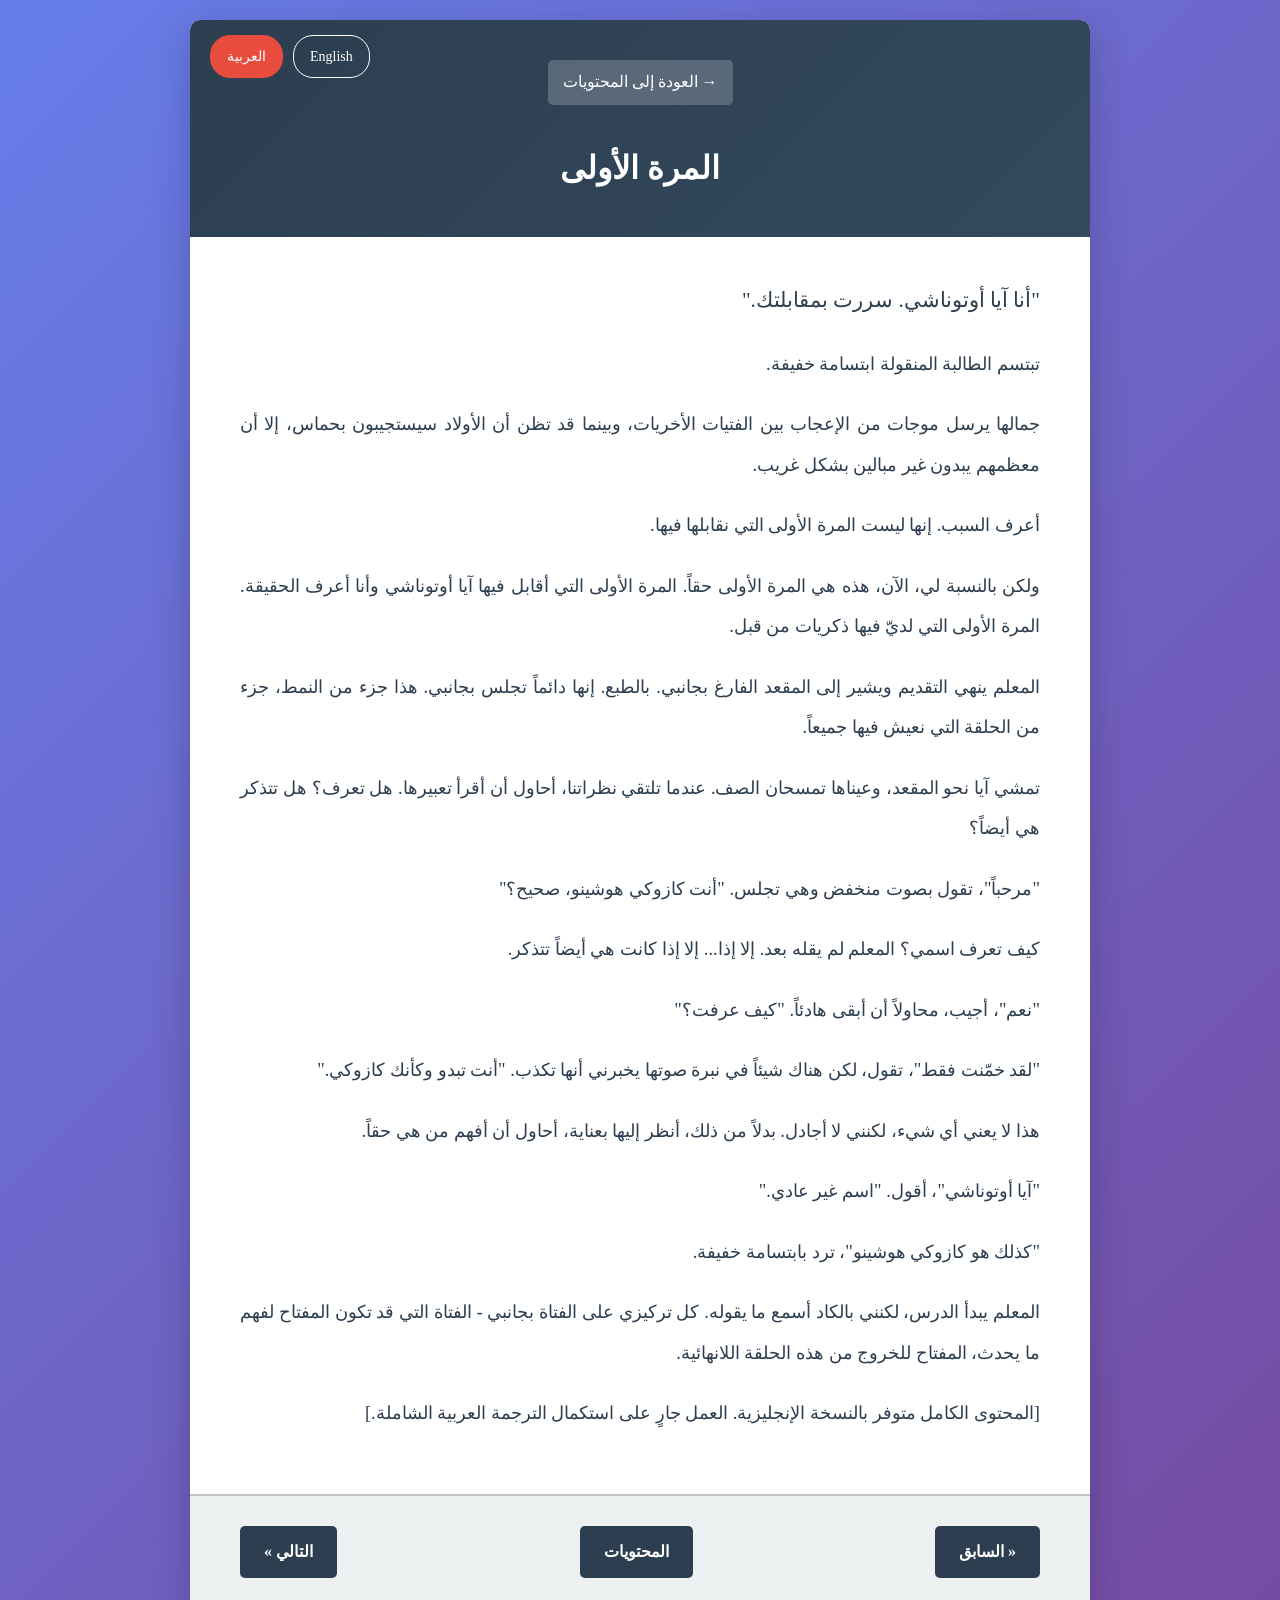
<file: chapter_6_ar.html>
<!DOCTYPE html>
<html lang="ar" dir="rtl">
<head>
    <meta charset="UTF-8">
    <meta name="viewport" content="width=device-width, initial-scale=1.0">
    <title>المرة الأولى - الصندوق الفارغ وماريا الصفرية</title>
    <link rel="stylesheet" href="styles.css">
    <link rel="stylesheet" href="styles_ar.css">
</head>
<body class="rtl">
    <div class="container">
        <header class="chapter-header">
            <div class="language-switcher">
                <a href="chapter_6.html">English</a>
                <a href="chapter_6_ar.html" class="active">العربية</a>
            </div>
            <a href="index_ar.html" class="back-link">→ العودة إلى المحتويات</a>
            <h1 class="chapter-title">المرة الأولى</h1>
        </header>
        
        <main class="chapter-content">
            <p>"أنا آيا أوتوناشي. سررت بمقابلتك."</p>
            <p>تبتسم الطالبة المنقولة ابتسامة خفيفة.</p>
            <p>جمالها يرسل موجات من الإعجاب بين الفتيات الأخريات، وبينما قد تظن أن الأولاد سيستجيبون بحماس، إلا أن معظمهم يبدون غير مبالين بشكل غريب.</p>
            <p>أعرف السبب. إنها ليست المرة الأولى التي نقابلها فيها.</p>
            <p>ولكن بالنسبة لي، الآن، هذه هي المرة الأولى حقاً. المرة الأولى التي أقابل فيها آيا أوتوناشي وأنا أعرف الحقيقة. المرة الأولى التي لديّ فيها ذكريات من قبل.</p>
            <p>المعلم ينهي التقديم ويشير إلى المقعد الفارغ بجانبي. بالطبع. إنها دائماً تجلس بجانبي. هذا جزء من النمط، جزء من الحلقة التي نعيش فيها جميعاً.</p>
            <p>تمشي آيا نحو المقعد، وعيناها تمسحان الصف. عندما تلتقي نظراتنا، أحاول أن أقرأ تعبيرها. هل تعرف؟ هل تتذكر هي أيضاً؟</p>
            <p>"مرحباً"، تقول بصوت منخفض وهي تجلس. "أنت كازوكي هوشينو، صحيح؟"</p>
            <p>كيف تعرف اسمي؟ المعلم لم يقله بعد. إلا إذا... إلا إذا كانت هي أيضاً تتذكر.</p>
            <p>"نعم"، أجيب، محاولاً أن أبقى هادئاً. "كيف عرفت؟"</p>
            <p>"لقد خمّنت فقط"، تقول، لكن هناك شيئاً في نبرة صوتها يخبرني أنها تكذب. "أنت تبدو وكأنك كازوكي."</p>
            <p>هذا لا يعني أي شيء، لكنني لا أجادل. بدلاً من ذلك، أنظر إليها بعناية، أحاول أن أفهم من هي حقاً.</p>
            <p>"آيا أوتوناشي"، أقول. "اسم غير عادي."</p>
            <p>"كذلك هو كازوكي هوشينو"، ترد بابتسامة خفيفة.</p>
            <p>المعلم يبدأ الدرس، لكنني بالكاد أسمع ما يقوله. كل تركيزي على الفتاة بجانبي - الفتاة التي قد تكون المفتاح لفهم ما يحدث، المفتاح للخروج من هذه الحلقة اللانهائية.</p>
            <p>[المحتوى الكامل متوفر بالنسخة الإنجليزية. العمل جارٍ على استكمال الترجمة العربية الشاملة.]</p>
        </main>
        
        <nav class="chapter-navigation">
            <a href="index_ar.html" class="nav-button">التالي »</a>
            <a href="index_ar.html" class="nav-button">المحتويات</a>
            <a href="chapter_5_ar.html" class="nav-button">« السابق</a>
        </nav>
    </div>
</body>
</html>
</file>
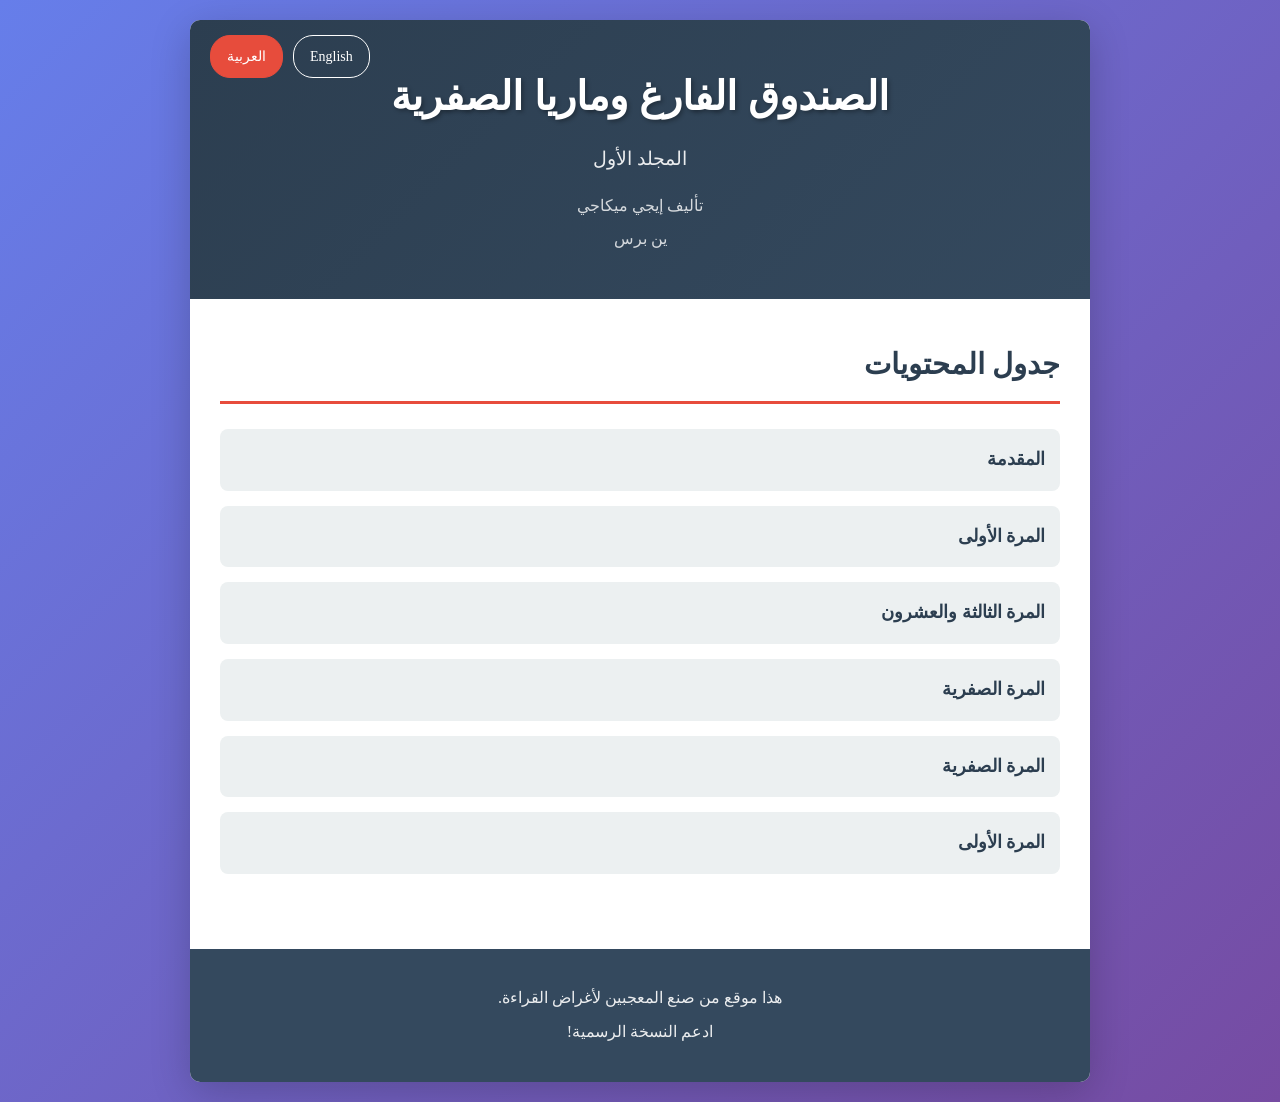
<file: index_ar.html>
<!DOCTYPE html>
<html lang="ar" dir="rtl">
<head>
    <meta charset="UTF-8">
    <meta name="viewport" content="width=device-width, initial-scale=1.0">
    <title>الصندوق الفارغ وماريا الصفرية - المجلد الأول</title>
    <link rel="stylesheet" href="styles.css">
    <link rel="stylesheet" href="styles_ar.css">
</head>
<body class="rtl">
    <div class="container">
        <header class="book-header">
            <div class="language-switcher">
                <a href="index.html">English</a>
                <a href="index_ar.html" class="active">العربية</a>
            </div>
            <h1 class="book-title">الصندوق الفارغ وماريا الصفرية</h1>
            <p class="book-subtitle">المجلد الأول</p>
            <p class="book-author">تأليف إيجي ميكاجي</p>
            <p class="book-publisher">ين برس</p>
        </header>
        
        <nav class="chapter-nav">
            <h2>جدول المحتويات</h2>
            <ul class="chapter-list">
                <li><a href="chapter_1_ar.html">المقدمة</a></li>
                <li><a href="chapter_2_ar.html">المرة الأولى</a></li>
                <li><a href="chapter_3_ar.html">المرة الثالثة والعشرون</a></li>
                <li><a href="chapter_4_ar.html">المرة الصفرية</a></li>
                <li><a href="chapter_5_ar.html">المرة الصفرية</a></li>
                <li><a href="chapter_6_ar.html">المرة الأولى</a></li>
            </ul>
        </nav>
        
        <footer class="site-footer">
            <p>هذا موقع من صنع المعجبين لأغراض القراءة.</p>
            <p>ادعم النسخة الرسمية!</p>
        </footer>
    </div>
</body>
</html>
</file>
<file: styles.css>
/* Main Stylesheet for The Empty Box and Zeroth Maria Website */

* {
    margin: 0;
    padding: 0;
    box-sizing: border-box;
}

:root {
    --primary-color: #2c3e50;
    --secondary-color: #34495e;
    --accent-color: #e74c3c;
    --background: #ecf0f1;
    --text-color: #2c3e50;
    --light-text: #7f8c8d;
    --white: #ffffff;
    --border-color: #bdc3c7;
}

body {
    font-family: 'Georgia', 'Times New Roman', serif;
    line-height: 1.8;
    color: var(--text-color);
    background: linear-gradient(135deg, #667eea 0%, #764ba2 100%);
    min-height: 100vh;
    padding: 20px;
}

.container {
    max-width: 900px;
    margin: 0 auto;
    background: var(--white);
    box-shadow: 0 10px 40px rgba(0, 0, 0, 0.2);
    border-radius: 10px;
    overflow: hidden;
}

/* Header Styles */
.book-header, .chapter-header {
    background: linear-gradient(135deg, var(--primary-color) 0%, var(--secondary-color) 100%);
    color: var(--white);
    padding: 40px 30px;
    text-align: center;
    position: relative;
}

.language-switcher {
    position: absolute;
    top: 15px;
    right: 20px;
    display: flex;
    gap: 10px;
}

.language-switcher a {
    color: var(--white);
    text-decoration: none;
    padding: 8px 16px;
    border: 1px solid var(--white);
    border-radius: 20px;
    font-size: 14px;
    transition: all 0.3s;
}

.language-switcher a:hover {
    background: var(--white);
    color: var(--primary-color);
}

.language-switcher a.active {
    background: var(--accent-color);
    border-color: var(--accent-color);
}

.book-title {
    font-size: 2.5em;
    margin-bottom: 10px;
    font-weight: bold;
    text-shadow: 2px 2px 4px rgba(0, 0, 0, 0.3);
}

.book-subtitle {
    font-size: 1.2em;
    margin-bottom: 15px;
    opacity: 0.9;
}

.book-author, .book-publisher {
    font-size: 1em;
    opacity: 0.8;
    margin: 5px 0;
}

.chapter-title {
    font-size: 2em;
    margin-top: 20px;
}

.back-link {
    display: inline-block;
    color: var(--white);
    text-decoration: none;
    margin-bottom: 15px;
    padding: 8px 15px;
    background: rgba(255, 255, 255, 0.2);
    border-radius: 5px;
    transition: all 0.3s;
}

.back-link:hover {
    background: rgba(255, 255, 255, 0.3);
}

/* Navigation Styles */
.chapter-nav {
    padding: 40px 30px;
}

.chapter-nav h2 {
    color: var(--primary-color);
    margin-bottom: 25px;
    font-size: 1.8em;
    border-bottom: 3px solid var(--accent-color);
    padding-bottom: 10px;
}

.chapter-list {
    list-style: none;
}

.chapter-list li {
    margin: 15px 0;
    padding: 15px;
    background: var(--background);
    border-radius: 8px;
    transition: all 0.3s;
}

.chapter-list li:hover {
    background: #dfe6e9;
    transform: translateX(10px);
}

.chapter-list a {
    color: var(--primary-color);
    text-decoration: none;
    font-size: 1.1em;
    font-weight: 600;
    display: block;
}

/* Chapter Content Styles */
.chapter-content {
    padding: 40px 50px;
    font-size: 1.1em;
    line-height: 2;
}

.chapter-content p {
    margin-bottom: 20px;
    text-align: justify;
    text-indent: 2em;
}

.chapter-content p:first-of-type {
    font-size: 1.15em;
    font-weight: 500;
}

/* Chapter Navigation */
.chapter-navigation {
    display: flex;
    justify-content: space-between;
    padding: 30px 50px;
    background: var(--background);
    border-top: 2px solid var(--border-color);
}

.nav-button {
    padding: 12px 24px;
    background: var(--primary-color);
    color: var(--white);
    text-decoration: none;
    border-radius: 5px;
    font-weight: 600;
    transition: all 0.3s;
}

.nav-button:hover {
    background: var(--accent-color);
    transform: translateY(-2px);
    box-shadow: 0 4px 8px rgba(0, 0, 0, 0.2);
}

/* Footer Styles */
.site-footer {
    background: var(--secondary-color);
    color: var(--white);
    text-align: center;
    padding: 30px;
    margin-top: 20px;
}

.site-footer p {
    margin: 5px 0;
    opacity: 0.9;
}

/* Responsive Design */
@media (max-width: 768px) {
    body {
        padding: 10px;
    }
    
    .container {
        border-radius: 0;
    }
    
    .book-title {
        font-size: 1.8em;
    }
    
    .chapter-content {
        padding: 30px 20px;
        font-size: 1em;
    }
    
    .chapter-navigation {
        flex-direction: column;
        gap: 10px;
        padding: 20px;
    }
    
    .nav-button {
        text-align: center;
    }
    
    .language-switcher {
        position: static;
        justify-content: center;
        margin-bottom: 20px;
    }
}

/* Print Styles */
@media print {
    body {
        background: white;
        padding: 0;
    }
    
    .container {
        box-shadow: none;
    }
    
    .language-switcher,
    .back-link,
    .chapter-navigation,
    .site-footer {
        display: none;
    }
}
</file>
<file: styles_ar.css>
/* Arabic (RTL) Stylesheet Additions */

.rtl {
    direction: rtl;
    text-align: right;
}

.rtl .language-switcher {
    right: auto;
    left: 20px;
}

.rtl .chapter-list li:hover {
    transform: translateX(-10px);
}

.rtl .chapter-content p {
    text-align: justify;
    text-indent: 0;
    margin-bottom: 20px;
}

/* Use Arabic-friendly fonts */
.rtl body {
    font-family: 'Tahoma', 'Arial', 'Segoe UI', 'Traditional Arabic', sans-serif;
}

.rtl .book-title,
.rtl .chapter-title {
    font-family: 'Tahoma', 'Arial', 'Segoe UI', 'Traditional Arabic', sans-serif;
    font-weight: bold;
}

/* Adjust navigation for RTL */
.rtl .chapter-navigation {
    flex-direction: row-reverse;
}

/* Adjust back link arrow for RTL */
.rtl .back-link {
    text-align: right;
}

/* Better line height for Arabic text */
.rtl .chapter-content {
    line-height: 2.2;
    font-size: 1.15em;
}

/* Mobile adjustments for Arabic */
@media (max-width: 768px) {
    .rtl .language-switcher {
        position: static;
    }
}
</file>
